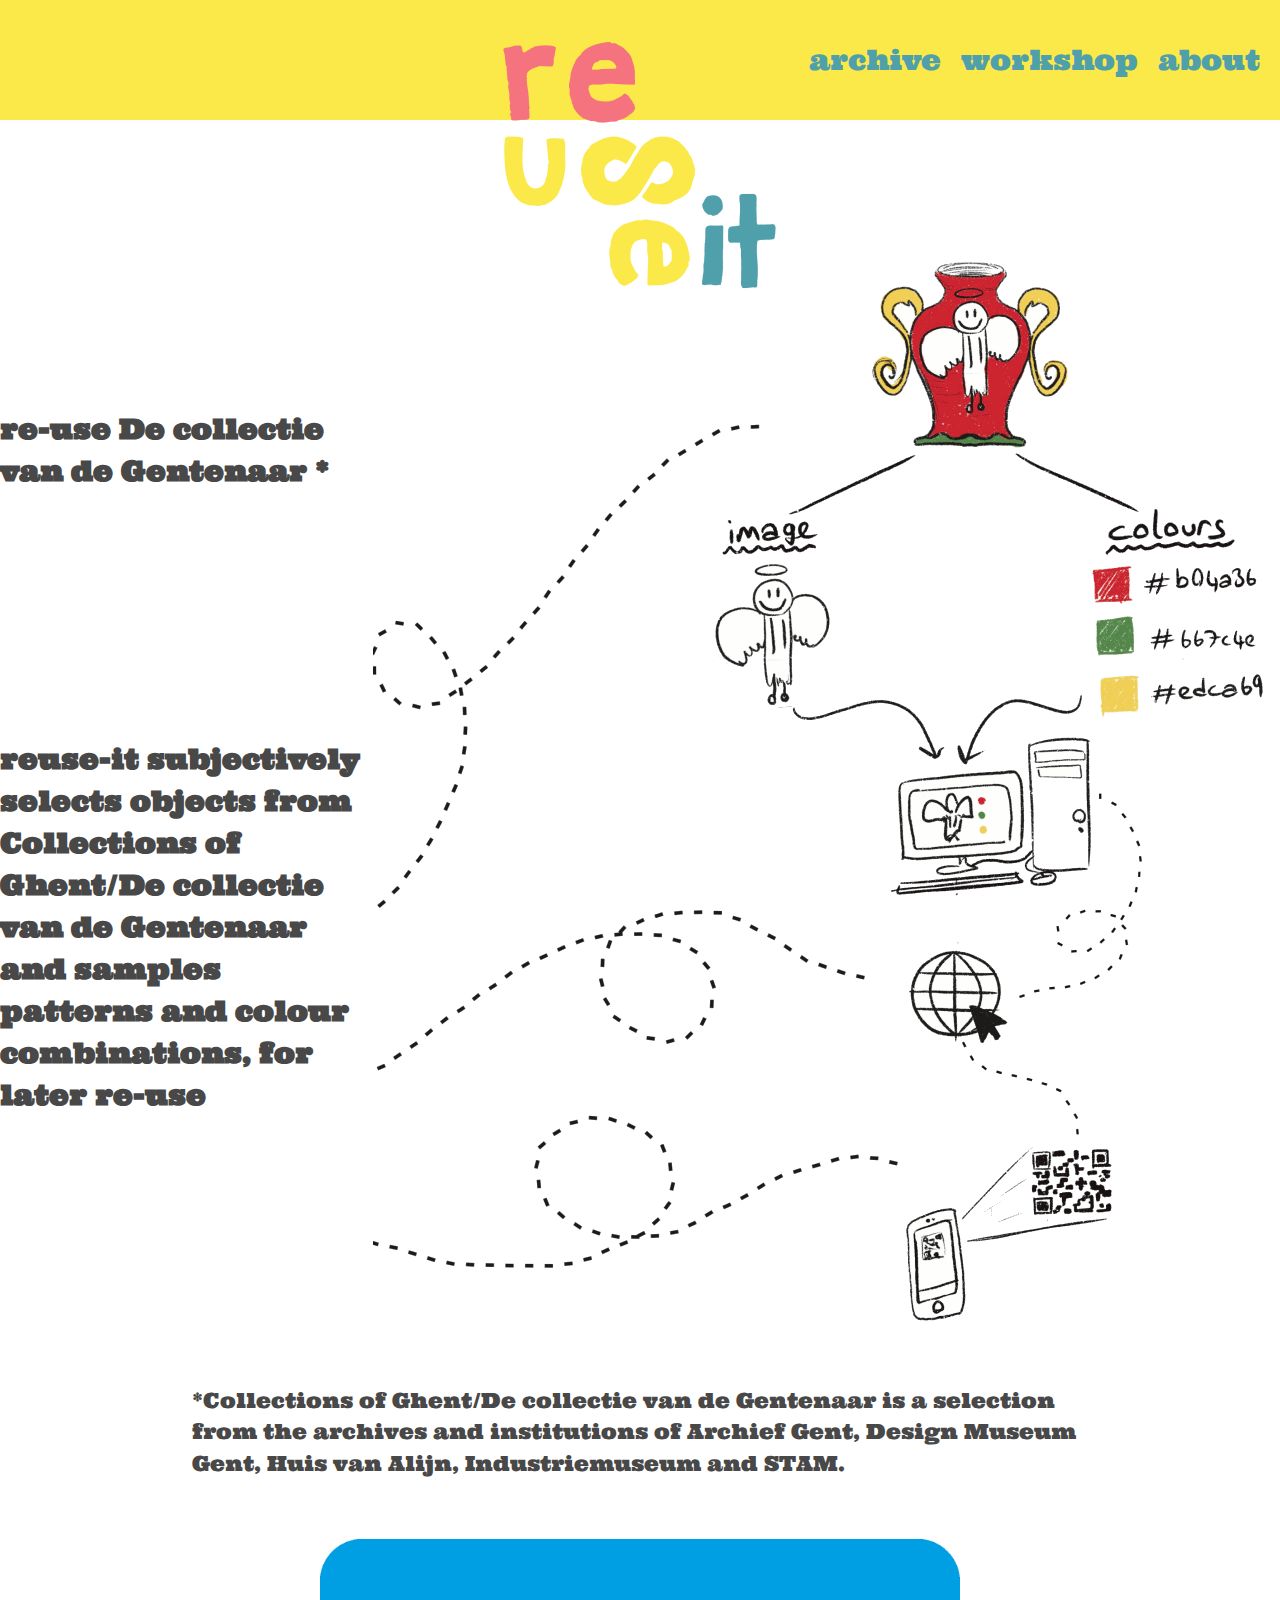
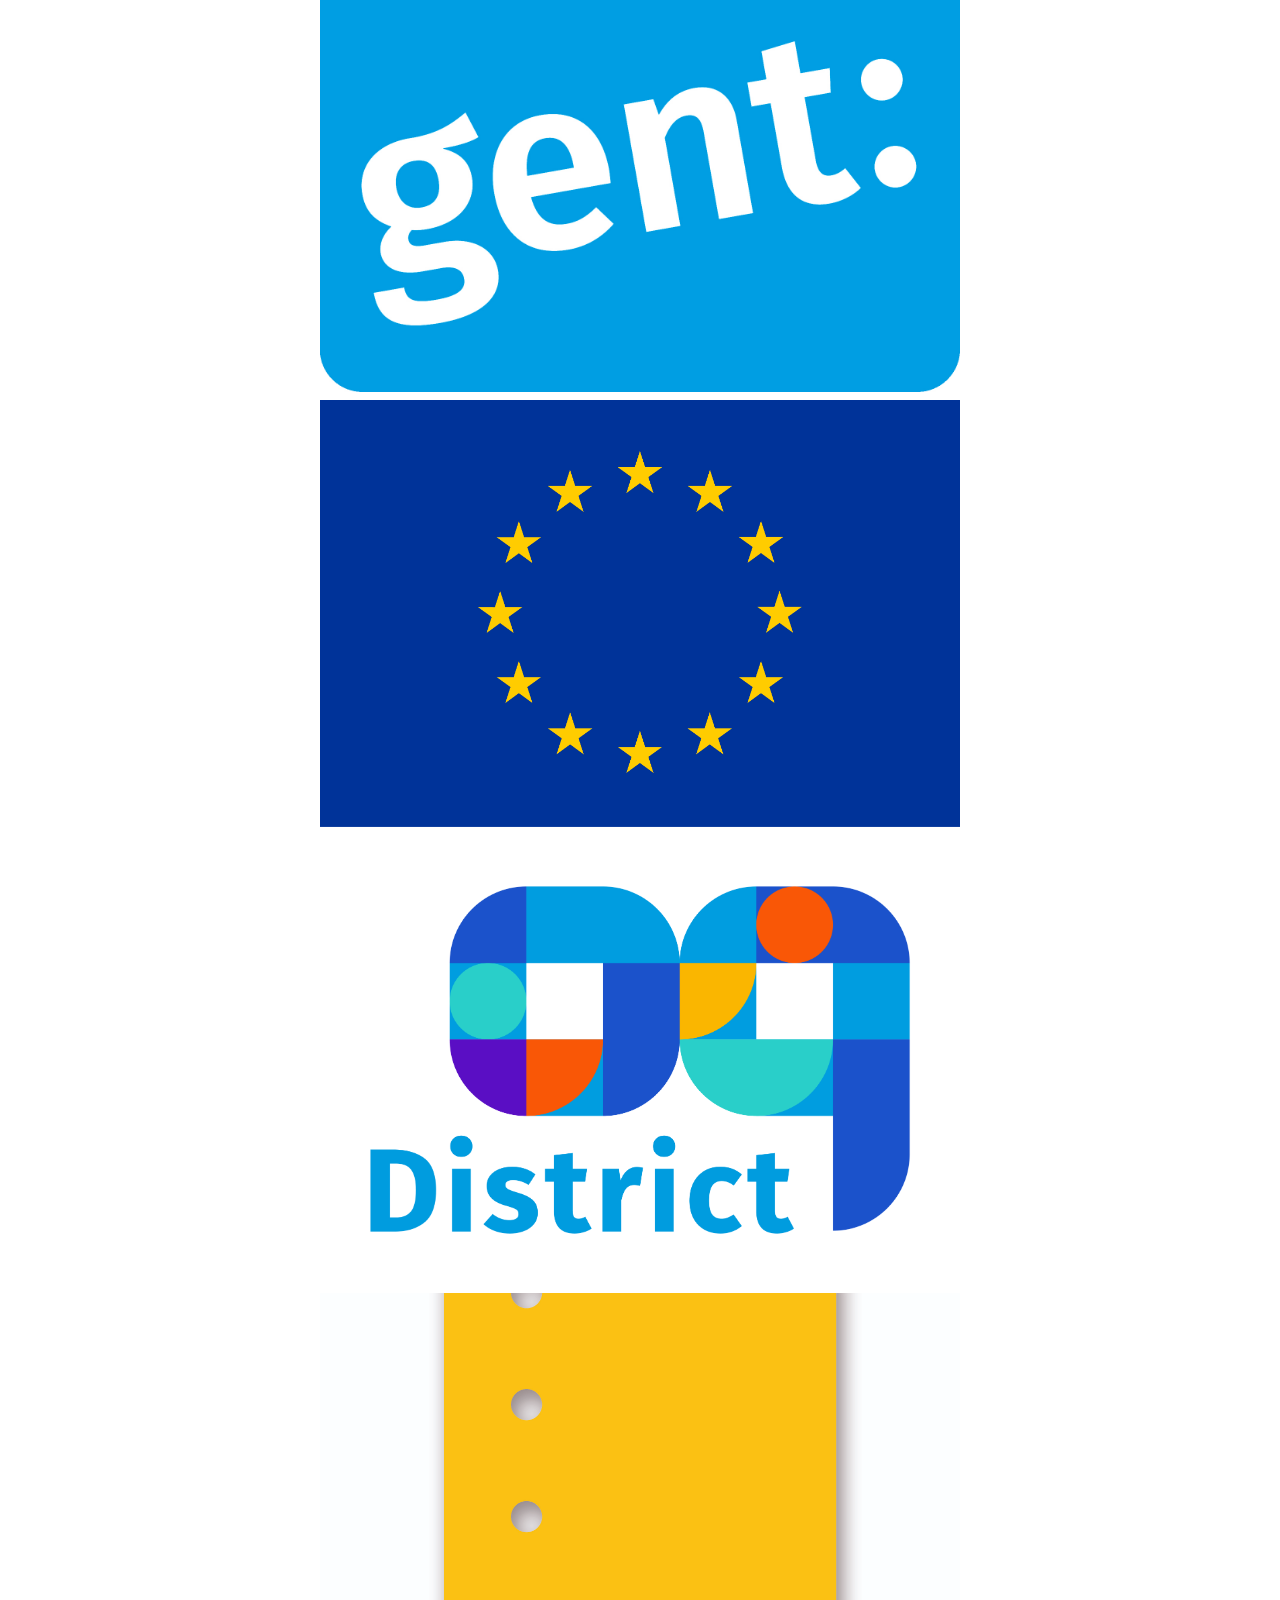
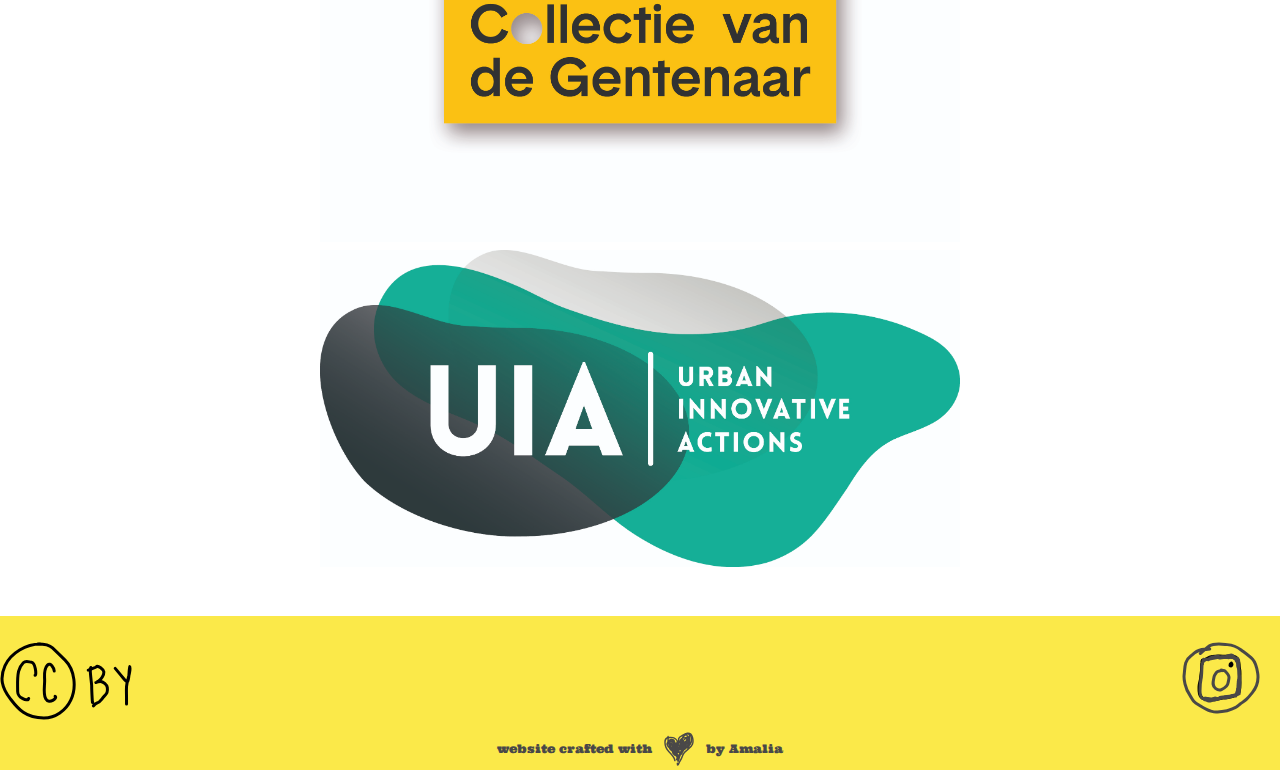
<file: index.html>
<!DOCTYPE html>
<html lang="en">
<head>
    <meta charset="UTF-8">
    <meta http-equiv="X-UA-Compatible" content="IE=edge">
    <meta name="viewport" content="width=device-width, initial-scale=1.0">
    <link href="https://cdn.jsdelivr.net/npm/bootstrap@5.0.2/dist/css/bootstrap.min.css" rel="stylesheet" integrity="sha384-EVSTQN3/azprG1Anm3QDgpJLIm9Nao0Yz1ztcQTwFspd3yD65VohhpuuCOmLASjC" crossorigin="anonymous">
    <link rel="stylesheet" href="./assets/style/style.css">
    <link href="https://fonts.googleapis.com/css2?family=Ultra&display=swap" rel="stylesheet"> 
    <script src="./assets/script/script.js" defer></script>
    <script src="https://cdn.jsdelivr.net/npm/bootstrap@5.0.2/dist/js/bootstrap.bundle.min.js" integrity="sha384-MrcW6ZMFYlzcLA8Nl+NtUVF0sA7MsXsP1UyJoMp4YLEuNSfAP+JcXn/tWtIaxVXM" crossorigin="anonymous" defer></script>
    <title>reuse-it</title>
</head>
<body>
    <header>
        <div class="container-md header-container">
            <div class="logo-container">
                <img id="reuseit-logo" src="./assets/img/reuse_it_logo.png" alt="reuse-it logo">
            </div>
            <nav>
                <a href="archive.html">archive</a>
                <!-- <a href="gallery.html">gallery</a> -->
                <a href="workshop.html">workshop</a>
                <a href="about.html">about</a>
            </nav>
        </div> 
    </header>

    <section class="container-md pictogram-section">
        <div class="pictogram-container">
            <div class="pictogram-text">
                <h1>re-use De collectie van de Gentenaar *</h1>
                <h2>
                    reuse-it subjectively selects 
                    objects from Collections of Ghent/De collectie van de Gentenaar and samples 
                    patterns and colour combinations, for later re-use
                </h2>
            </div>
            <div class="pictogram">
                <img id="pictogram-item" src="./assets/img/about_pictogram_trans.png" alt="about reuse-it">
            </div>
        </div>
    </section>

    <section>
        <div class="container-md text-center collections_text">
            <p>
                *Collections of Ghent/De collectie van de Gentenaar is a selection 
                from the archives and institutions of Archief Gent, Design Museum Gent, 
                Huis van Alijn, Industriemuseum and STAM.
            </p>
        </div>
    </section>

    <section class="container logos-container">
        <div class="row justify-content-center">
            <div class="col-sm-4 col-lg-2">
                <img class="logos" src="./assets/img/Logo_s_Cocreatiefonds_Cogent/18_LOGO_GENT_CORPORATE_CYAAN_300DPIkopiekopie.jpg" alt="">
            </div>
            <div class="col-sm-4 col-lg-2">
                <img class="logos" src="./assets/img/Logo_s_Cocreatiefonds_Cogent/flag_yellow_high.jpg" alt="">
            </div>
            <div class="col-sm-4 col-lg-2">
                <img class="logos" src="./assets/img/Logo_s_Cocreatiefonds_Cogent/Kopie van district09-logo-rgb-kleur@2x-metrand.png" alt="">
            </div>
            <div class="col-sm-4 col-lg-2">
                <img class="logos" src="./assets/img/Logo_s_Cocreatiefonds_Cogent/Kopie van Logo_CollectievandeGentenaar.jpg" alt="">
            </div>
            <div class="col-sm-4 col-lg-2">
                <img class="logos" src="./assets/img/Logo_s_Cocreatiefonds_Cogent/UIA logo.jpg" alt="">
            </div>
        </div>
    </section>
    
    <footer>
        <div class="container-md footer-items">
            <div class="copy-rights">
                <img src="./assets/img/cc-by.svg" alt="cc by rights">
            </div>
            <div class="social-media">
                <a href="https://www.instagram.com/reuseit.gent/" target="_blank">
                    <img src="./assets/img/instagram-icon.svg" alt="instagram logo">
                </a>
                <!-- <img src="./assets/img/facebook-icon.svg" alt="facebook logo"> -->
            </div>
        </div>
        <div class="container-md mt-5  pb-2 website-by">
            <p>website crafted with </p>
            <img src="./assets/img/corazon.svg" alt="heart icon">
            <p>by Amalia</p>
        </div>
    </footer>
</body>
</html>
</file>
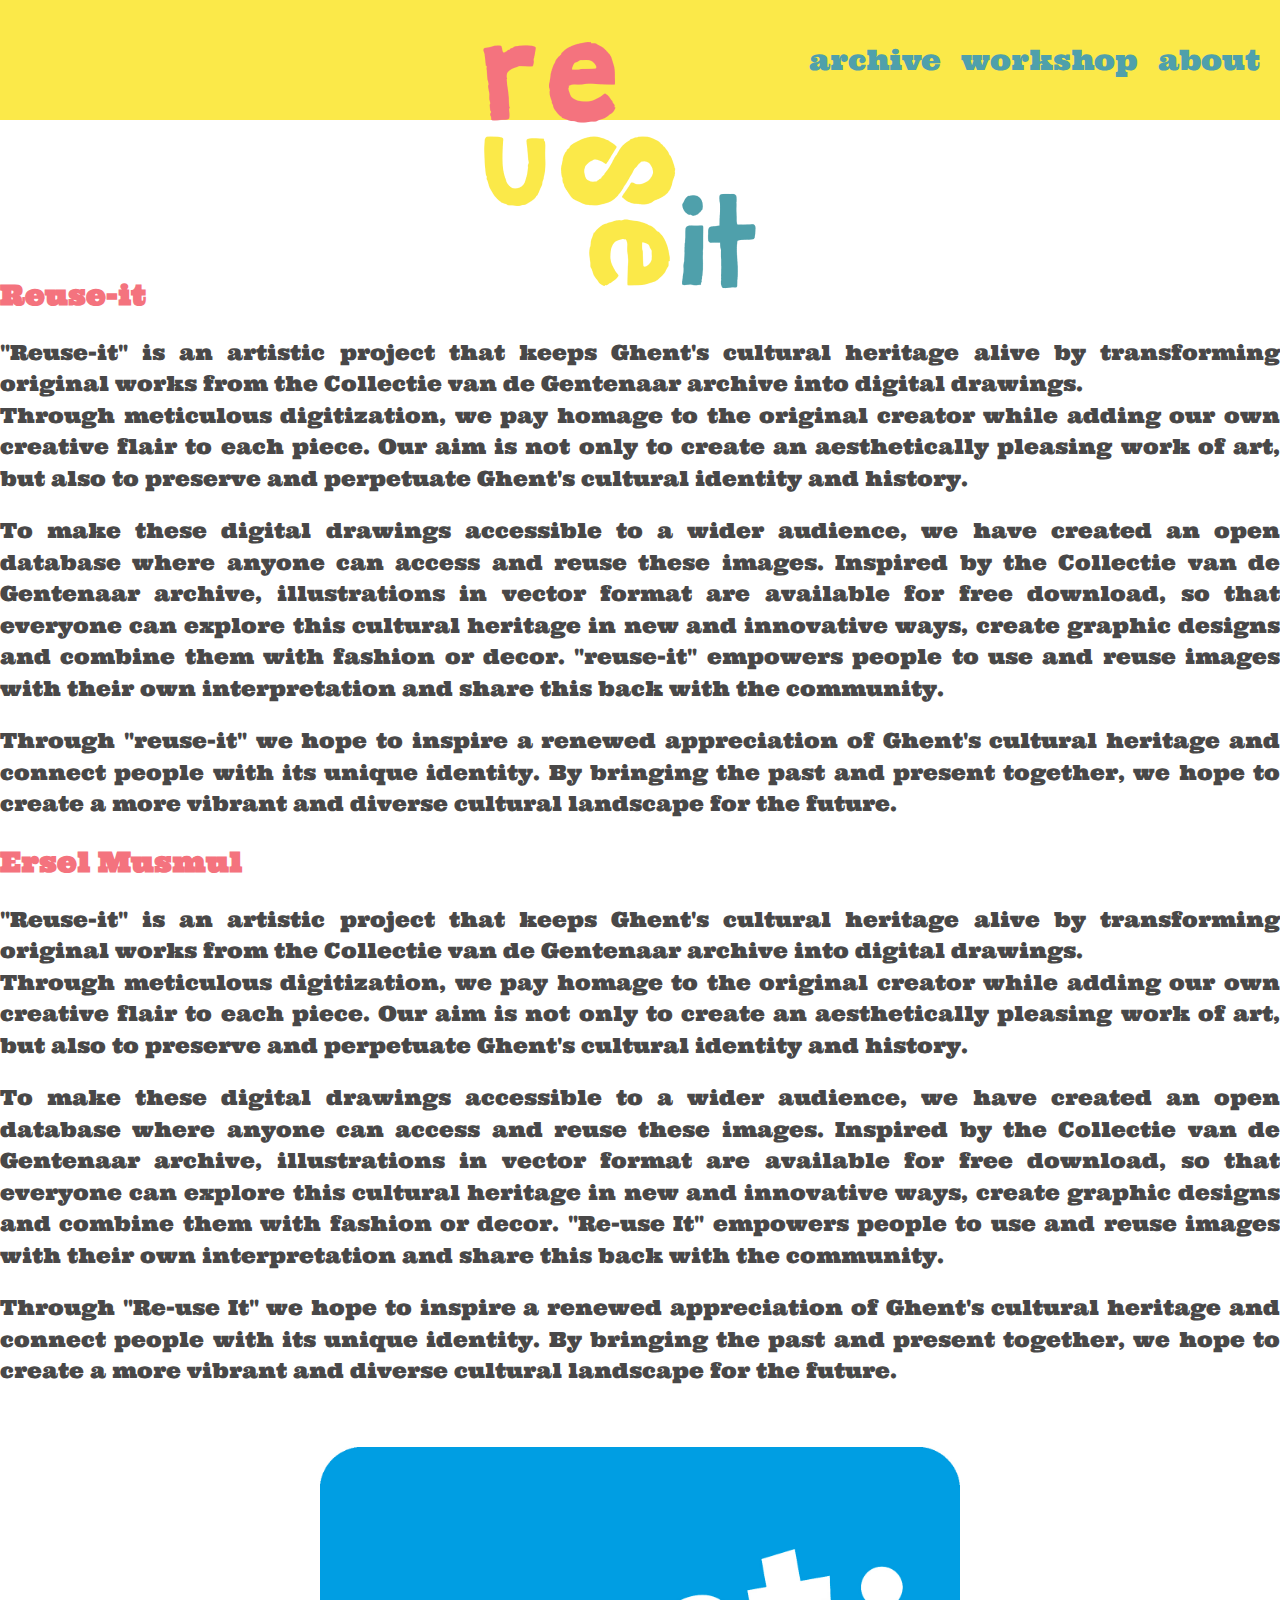
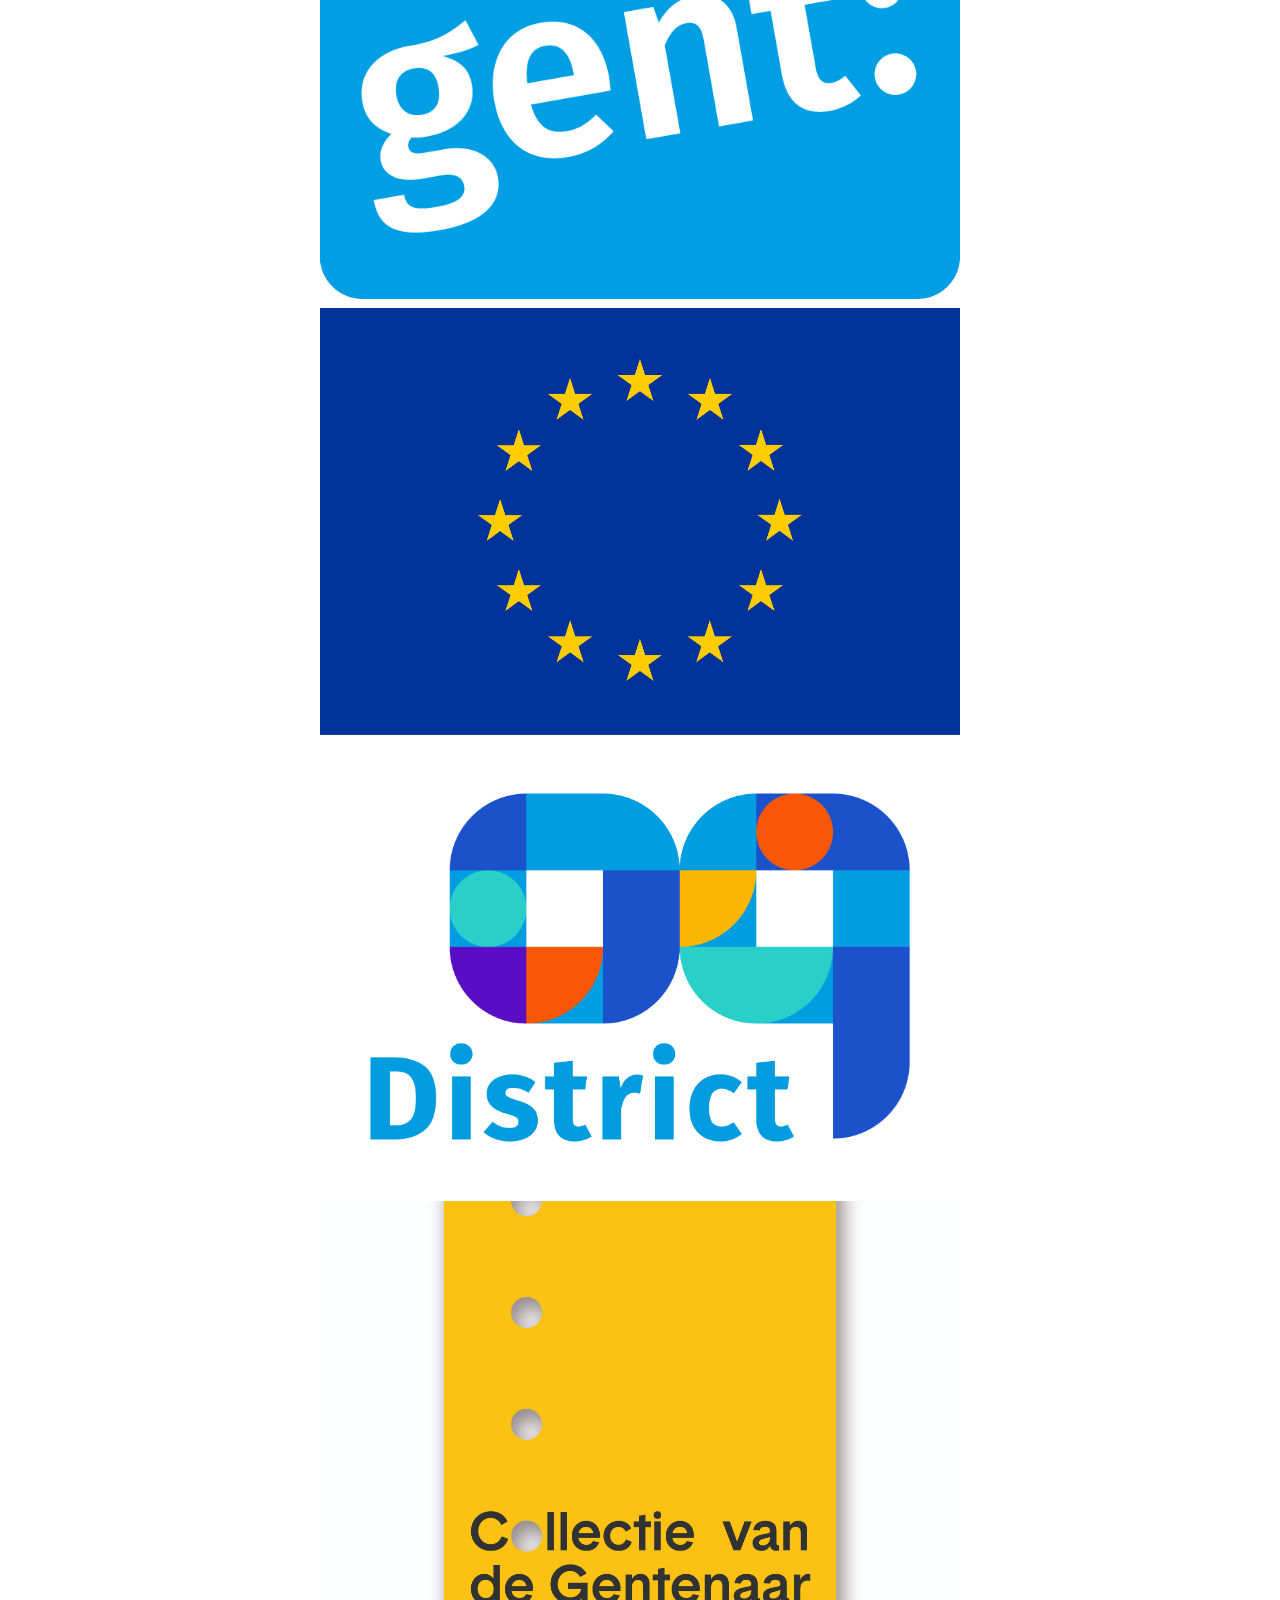
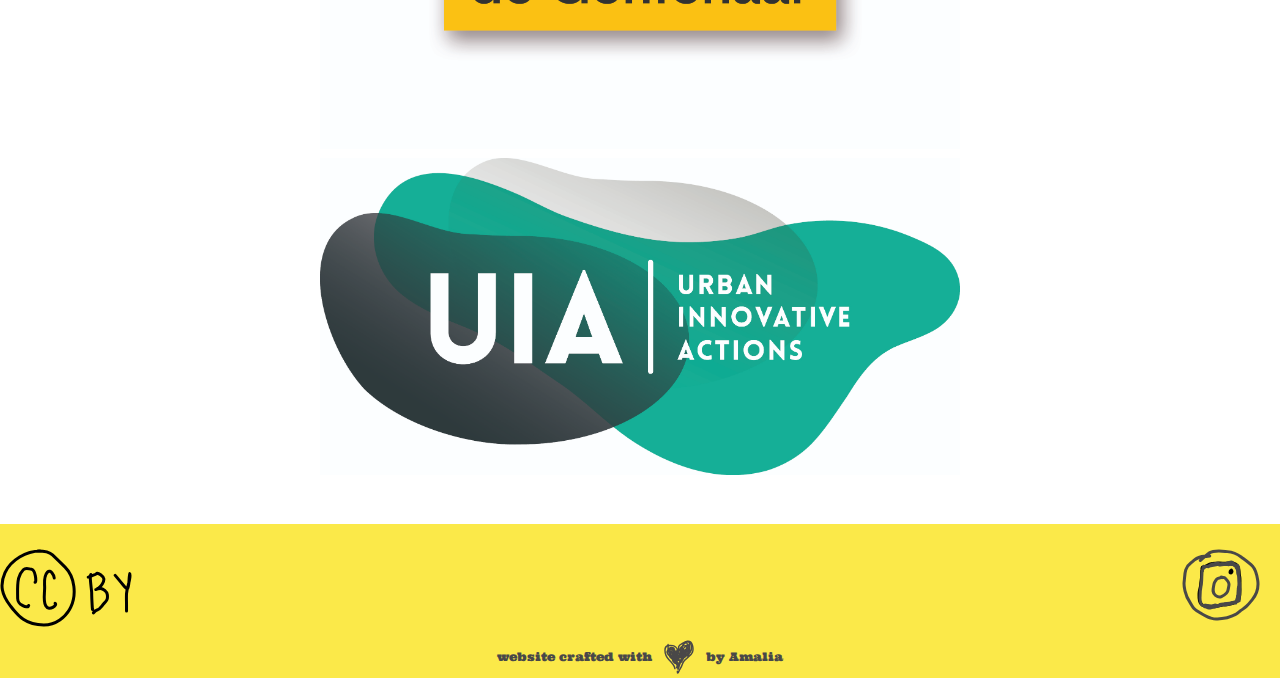
<file: about.html>
<!DOCTYPE html>
<html lang="en">
<head>
    <meta charset="UTF-8">
    <meta http-equiv="X-UA-Compatible" content="IE=edge">
    <meta name="viewport" content="width=device-width, initial-scale=1.0">
    <link href="https://cdn.jsdelivr.net/npm/bootstrap@5.0.2/dist/css/bootstrap.min.css" rel="stylesheet" integrity="sha384-EVSTQN3/azprG1Anm3QDgpJLIm9Nao0Yz1ztcQTwFspd3yD65VohhpuuCOmLASjC" crossorigin="anonymous">
    <link rel="stylesheet" href="./assets/style/style.css">
    <link href="https://fonts.googleapis.com/css2?family=Ultra&display=swap" rel="stylesheet"> 
    <script src="./assets/script/script.js" defer></script>
    <script src="https://cdn.jsdelivr.net/npm/bootstrap@5.0.2/dist/js/bootstrap.bundle.min.js" integrity="sha384-MrcW6ZMFYlzcLA8Nl+NtUVF0sA7MsXsP1UyJoMp4YLEuNSfAP+JcXn/tWtIaxVXM" crossorigin="anonymous" defer></script>
    <title>reuse-it</title>
</head>
<body>
    <header>
        <div class="container-md header-container">
            <div class="logo-container">
                <a href="index.html">
                    <img id="reuseit-logo" src="./assets/img/reuse_it_logo.png" alt="reuse-it logo">
                </a>
            </div>
            <nav>
                <a href="archive.html">archive</a>
                <!-- <a href="gallery.html">gallery</a> -->
                <a href="workshop.html">workshop</a>
                <a href="about.html">about</a>
            </nav>
        </div> 
    </header>
    <section class="container-intro-txt">
        <div class="container mb-5 mt-5 intro-txt">
            <h1>Reuse-it</h1>
            <p>
                "Reuse-it" is an artistic project that keeps Ghent's cultural heritage alive by transforming original works from the 
                Collectie van de Gentenaar archive into digital drawings.<br> 
                Through meticulous digitization, we pay homage to the original creator while adding our own 
                creative flair to each piece. Our aim is not only to create an aesthetically pleasing work of art, 
                but also to preserve and perpetuate Ghent's cultural identity and history.
            </p>
            <p>
                To make these digital drawings accessible to a wider audience, 
                we have created an open database where anyone can access and reuse these images. 
                Inspired by the Collectie van de Gentenaar archive, illustrations in vector format are available for free download, 
                so that everyone can explore this cultural heritage in new and innovative ways, create graphic designs and combine them with fashion or decor. 
                "reuse-it" empowers people to use and reuse images with their own interpretation and share this back with the community.
            </p>
            <p>
                Through "reuse-it" we hope to inspire a renewed appreciation of Ghent's cultural 
                heritage and connect people with its unique identity. 
                By bringing the past and present together, we hope to create a more vibrant and diverse cultural landscape for the future.
            </p>
        </div>
        <div class="container mb-5 mt-5 intro-txt">
            <h1>Ersel Musmul</h1>
            <p>
                "Reuse-it" is an artistic project that keeps Ghent's cultural heritage alive by transforming original works from the 
                Collectie van de Gentenaar archive into digital drawings.<br> 
                Through meticulous digitization, we pay homage to the original creator while adding our own 
                creative flair to each piece. Our aim is not only to create an aesthetically pleasing work of art, 
                but also to preserve and perpetuate Ghent's cultural identity and history.
            </p>
            <p>
                To make these digital drawings accessible to a wider audience, 
                we have created an open database where anyone can access and reuse these images. 
                Inspired by the Collectie van de Gentenaar archive, illustrations in vector format are available for free download, 
                so that everyone can explore this cultural heritage in new and innovative ways, create graphic designs and combine them with fashion or decor. 
                "Re-use It" empowers people to use and reuse images with their own interpretation and share this back with the community.
            </p>
            <p>
                Through "Re-use It" we hope to inspire a renewed appreciation of Ghent's cultural 
                heritage and connect people with its unique identity. 
                By bringing the past and present together, we hope to create a more vibrant and diverse cultural landscape for the future.
            </p>
        </div>
    </section>

    <section class="container logos-container">
        <div class="row justify-content-center">
            <div class="col-sm-4 col-lg-2">
                <img class="logos" src="./assets/img/Logo_s_Cocreatiefonds_Cogent/18_LOGO_GENT_CORPORATE_CYAAN_300DPIkopiekopie.jpg" alt="">
            </div>
            <div class="col-sm-4 col-lg-2">
                <img class="logos" src="./assets/img/Logo_s_Cocreatiefonds_Cogent/flag_yellow_high.jpg" alt="">
            </div>
            <div class="col-sm-4 col-lg-2">
                <img class="logos" src="./assets/img/Logo_s_Cocreatiefonds_Cogent/Kopie van district09-logo-rgb-kleur@2x-metrand.png" alt="">
            </div>
            <div class="col-sm-4 col-lg-2">
                <img class="logos" src="./assets/img/Logo_s_Cocreatiefonds_Cogent/Kopie van Logo_CollectievandeGentenaar.jpg" alt="">
            </div>
            <div class="col-sm-4 col-lg-2">
                <img class="logos" src="./assets/img/Logo_s_Cocreatiefonds_Cogent/UIA logo.jpg" alt="">
            </div>
        </div>
    </section>
    
    <footer>
        <div class="container-md footer-items">
            <div class="social-media">
                <img src="./assets/img/cc-by.svg" alt="cc by rights">
            </div>
            <div class="social-media">
                <a href="https://www.instagram.com/reuseit.gent/">
                    <img src="./assets/img/instagram-icon.svg" alt="instagram logo">
                </a>
                <!-- <img src="/assets/img/facebook-icon.svg" alt="facebook logo"> -->
            </div>
        </div>
        <div class="container-md mt-5  pb-2 website-by">
            <p>website crafted with </p>
            <img src="./assets/img/corazon.svg" alt="heart icon">
            <p>by Amalia</p>
        </div>
    </footer>
</body>
</html>
</file>
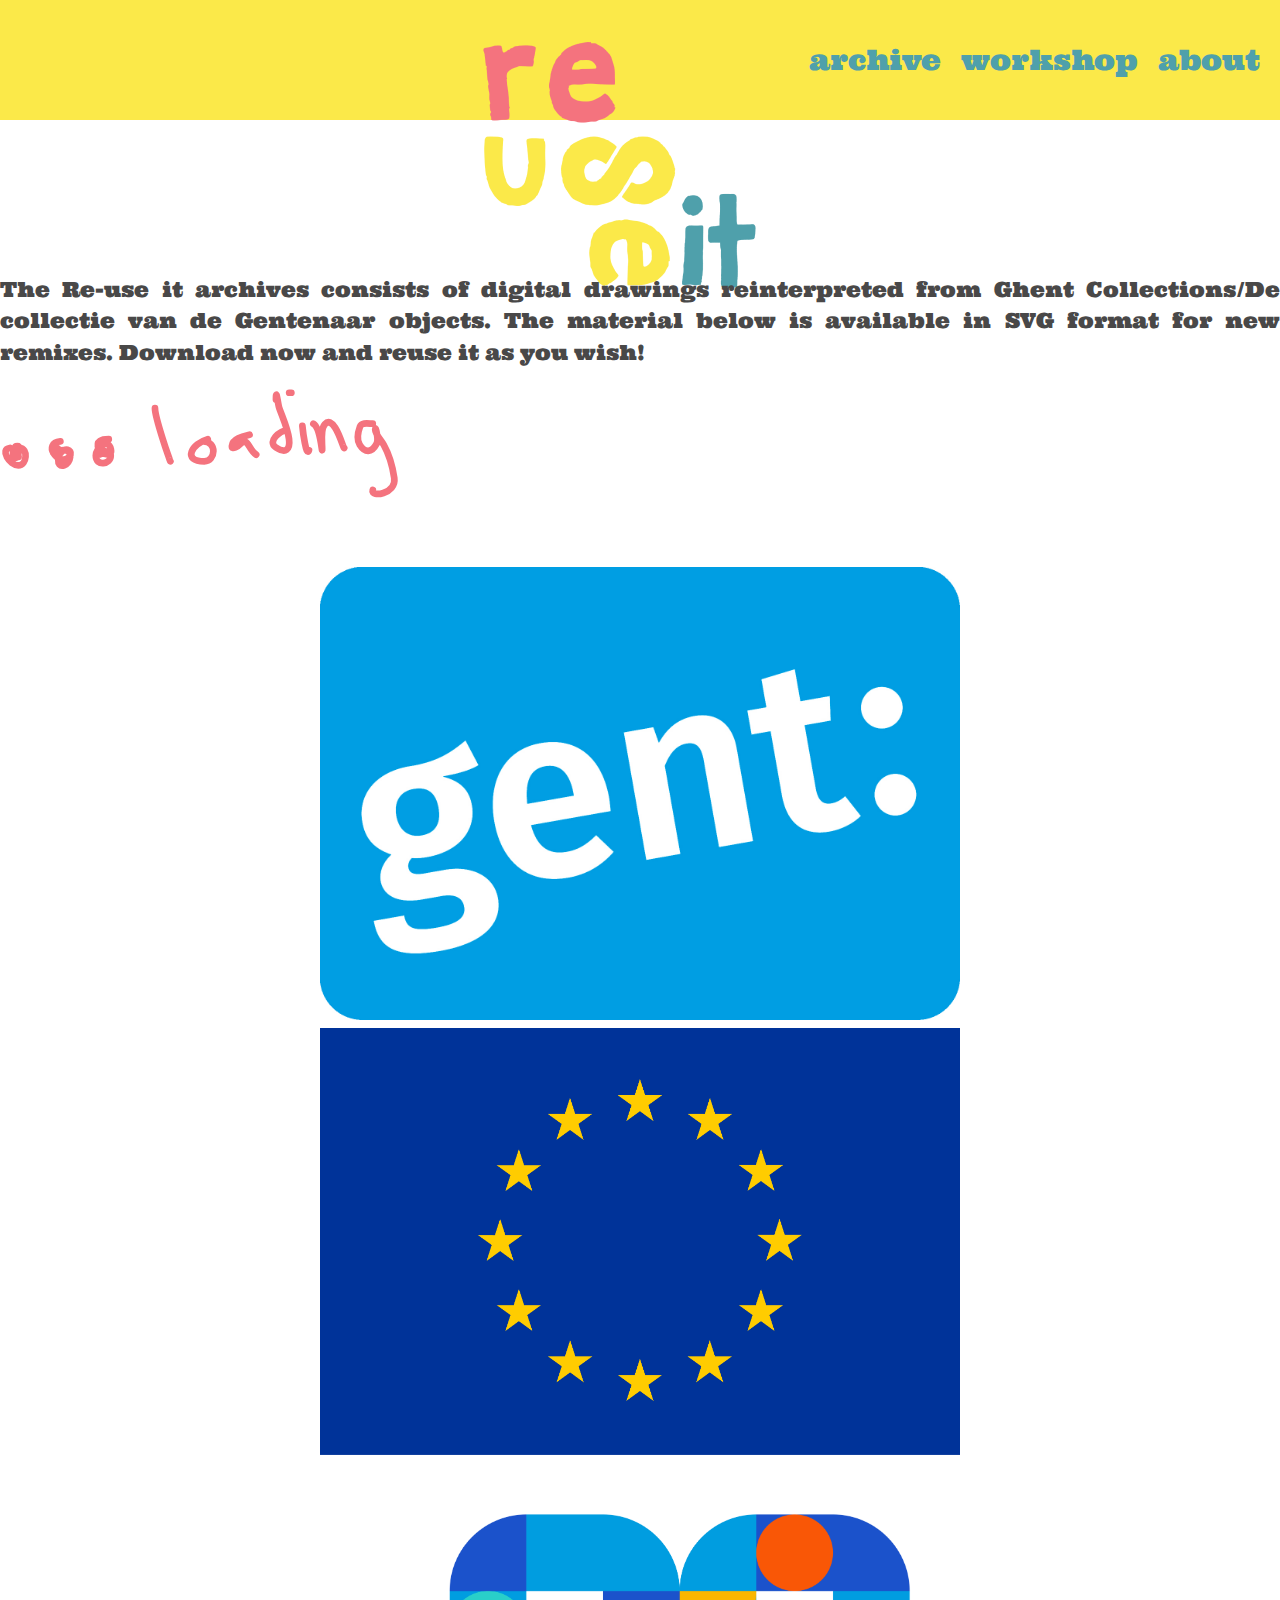
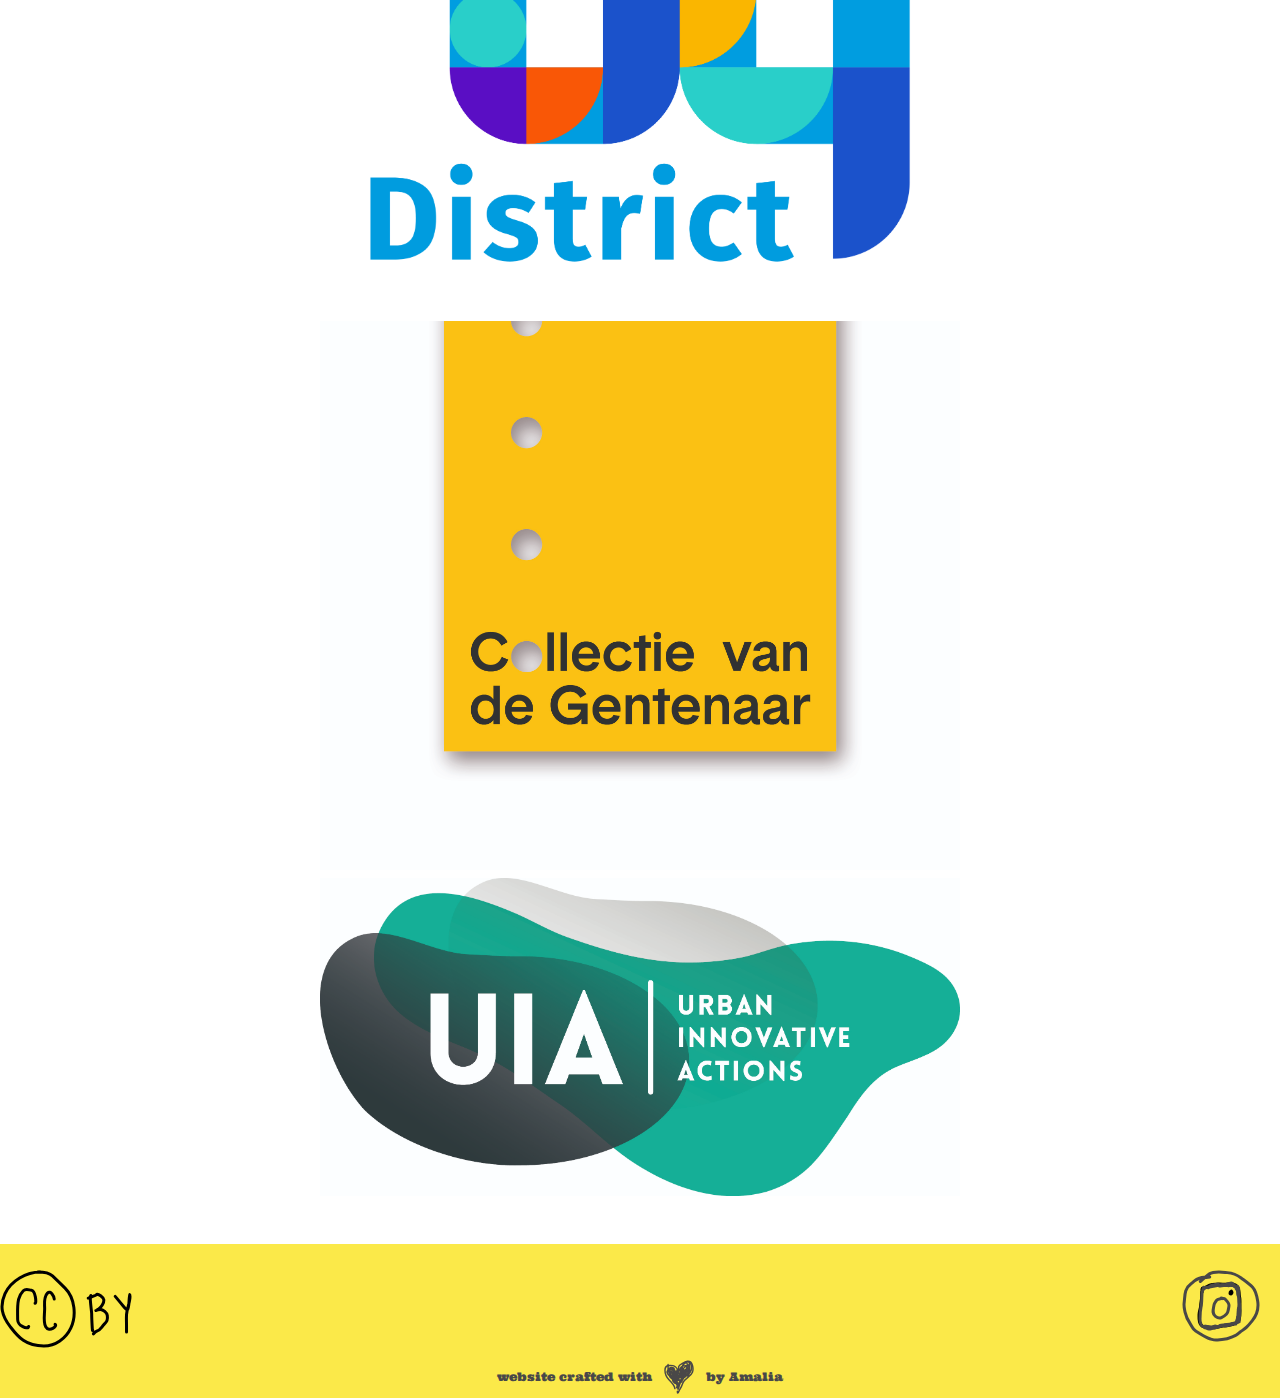
<file: archive.html>
<!DOCTYPE html>
<html lang="en">
<head>
    <meta charset="UTF-8">
    <meta http-equiv="X-UA-Compatible" content="IE=edge">
    <meta name="viewport" content="width=device-width, initial-scale=1.0">
    <link href="https://cdn.jsdelivr.net/npm/bootstrap@5.0.2/dist/css/bootstrap.min.css" rel="stylesheet" integrity="sha384-EVSTQN3/azprG1Anm3QDgpJLIm9Nao0Yz1ztcQTwFspd3yD65VohhpuuCOmLASjC" crossorigin="anonymous">
    <link rel="stylesheet" href="./assets/style/style.css">
    <link href="https://fonts.googleapis.com/css2?family=Ultra&display=swap" rel="stylesheet"> 
    <script src="./assets/script/script.js" defer></script>
    <script src="https://cdn.jsdelivr.net/npm/bootstrap@5.0.2/dist/js/bootstrap.bundle.min.js" integrity="sha384-MrcW6ZMFYlzcLA8Nl+NtUVF0sA7MsXsP1UyJoMp4YLEuNSfAP+JcXn/tWtIaxVXM" crossorigin="anonymous" defer></script>
    <title>reuse-it</title>
</head>
<body>
    <header>
        <div class="container header-container">
            <div class="logo-container">
                <a href="index.html">
                    <img id="reuseit-logo" src="./assets/img/reuse_it_logo.png" alt="reuse-it logo">
                </a>
            </div>
            <nav>
                <a href="archive.html">archive</a>
                <!-- <a href="gallery.html">gallery</a> -->
                <a href="workshop.html">workshop</a>
                <a href="about.html">about</a>
            </nav>
        </div> 
    </header>

    <section class="container-intro-txt">
        <div class="container intro-txt">
            <p class="mb-5">
                The Re-use it archives consists of digital drawings reinterpreted from Ghent Collections/De collectie van de Gentenaar objects. 
                The material below is available in SVG format for new remixes. Download now and reuse it as you wish!
            </p>
        </div>
        
    </section>

    
    <section>
        <div class="container">
            <div class="row main-archive-container">
                <img class="loading-img" src="./assets/img/loading.svg" alt="loading icon">
            </div>
        </div>
        <img id="topButton" src="./assets/img/scrollUp.svg" alt="top button">
    </section>


    <section class="container logos-container">
        <div class="row justify-content-center">
            <div class="col-sm-4 col-lg-2">
                <img class="logos" src="./assets/img/Logo_s_Cocreatiefonds_Cogent/18_LOGO_GENT_CORPORATE_CYAAN_300DPIkopiekopie.jpg" alt="">
            </div>
            <div class="col-sm-4 col-lg-2">
                <img class="logos" src="./assets/img/Logo_s_Cocreatiefonds_Cogent/flag_yellow_high.jpg" alt="">
            </div>
            <div class="col-sm-4 col-lg-2">
                <img class="logos" src="./assets/img/Logo_s_Cocreatiefonds_Cogent/Kopie van district09-logo-rgb-kleur@2x-metrand.png" alt="">
            </div>
            <div class="col-sm-4 col-lg-2">
                <img class="logos" src="./assets/img/Logo_s_Cocreatiefonds_Cogent/Kopie van Logo_CollectievandeGentenaar.jpg" alt="">
            </div>
            <div class="col-sm-4 col-lg-2">
                <img class="logos" src="./assets/img/Logo_s_Cocreatiefonds_Cogent/UIA logo.jpg" alt="">
            </div>
        </div>
    </section>
    
    <footer>
        <div class="container-lg footer-items">
            <div class="social-media">
                <img src="./assets/img/cc-by.svg" alt="cc by rights">
            </div>
            <div class="social-media">
                <a href="https://www.instagram.com/reuseit.gent/" target="_blank">
                    <img src="./assets/img/instagram-icon.svg" alt="instagram logo">
                </a>
                <!-- <img src="/assets/img/facebook-icon.svg" alt="facebook logo"> -->
            </div>
        </div>
        <div class="container-md mt-5  pb-2 website-by">
            <p>website crafted with </p>
            <img src="./assets/img/corazon.svg" alt="heart icon">
            <p>by Amalia</p>
        </div>
    </footer>

</body>
</html>
</file>
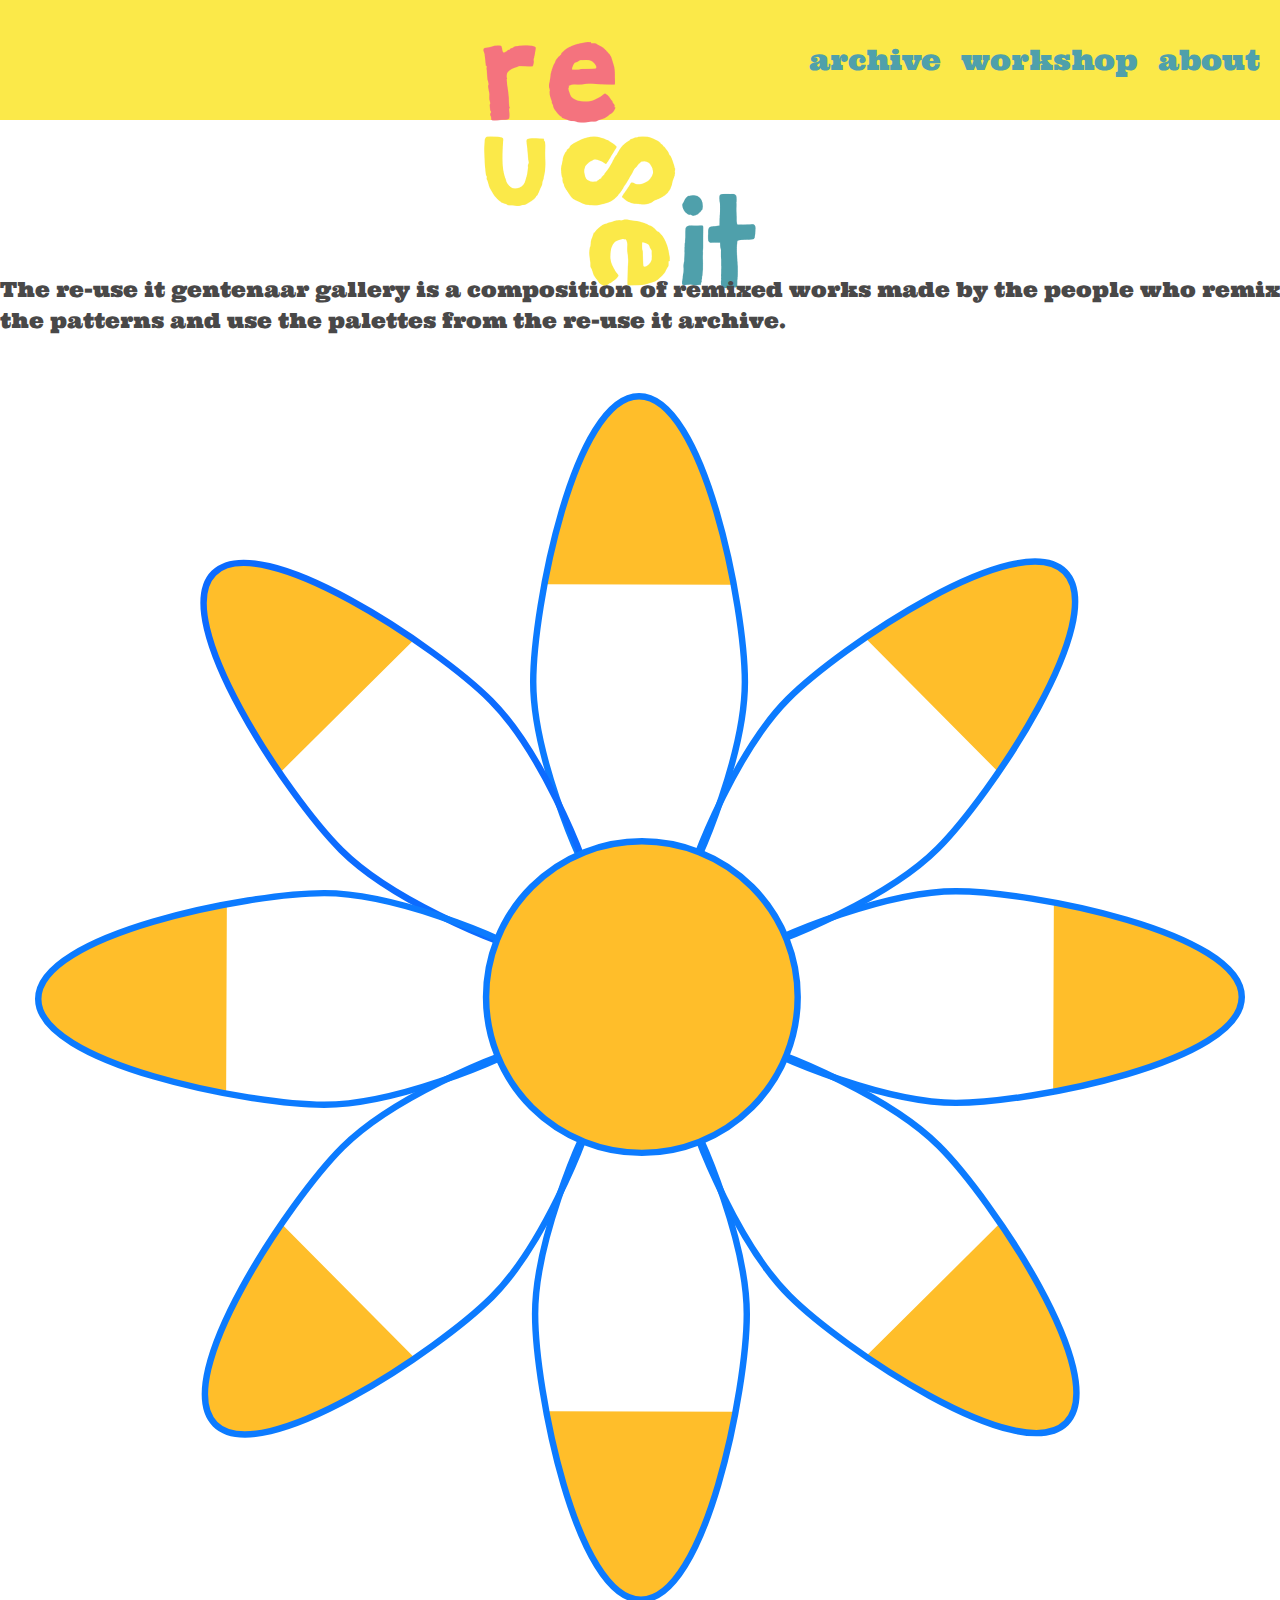
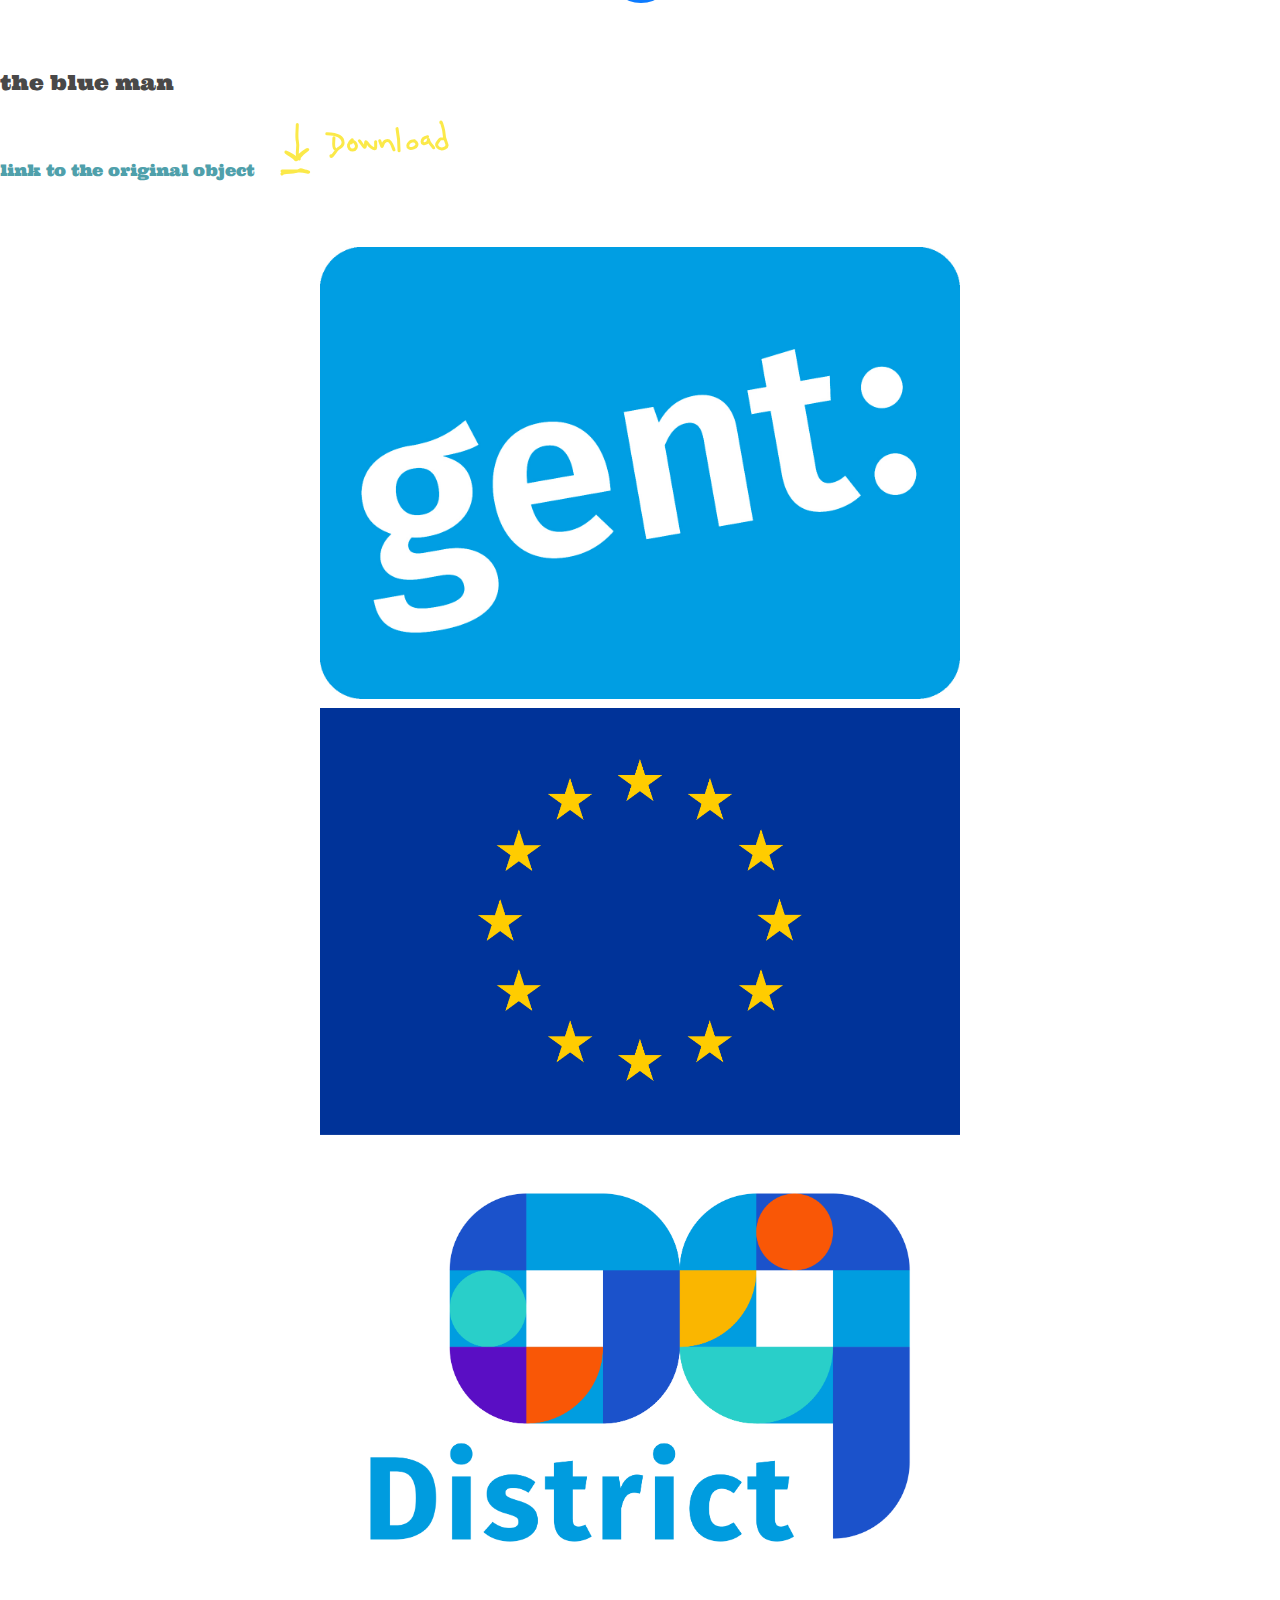
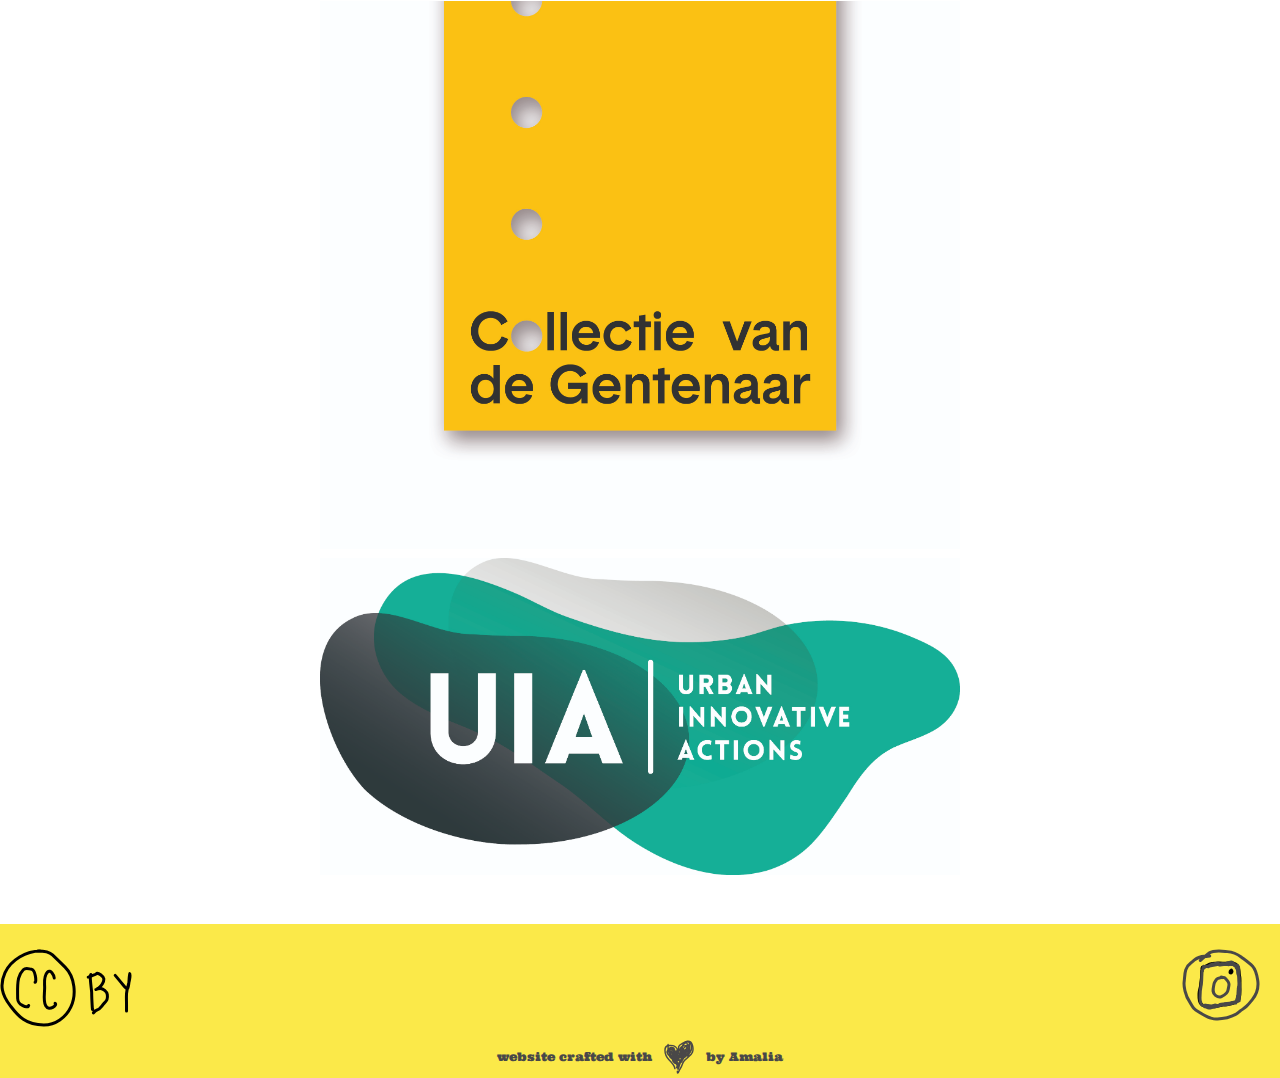
<file: gallery.html>
<!DOCTYPE html>
<html lang="en">
<head>
    <meta charset="UTF-8">
    <meta http-equiv="X-UA-Compatible" content="IE=edge">
    <meta name="viewport" content="width=device-width, initial-scale=1.0">
    <link href="https://cdn.jsdelivr.net/npm/bootstrap@5.0.2/dist/css/bootstrap.min.css" rel="stylesheet" integrity="sha384-EVSTQN3/azprG1Anm3QDgpJLIm9Nao0Yz1ztcQTwFspd3yD65VohhpuuCOmLASjC" crossorigin="anonymous">
    <link rel="stylesheet" href="./assets/style/style.css">
    <link href="https://fonts.googleapis.com/css2?family=Ultra&display=swap" rel="stylesheet"> 
    <script src="./assets/script/script.js" defer></script>
    <script src="https://cdn.jsdelivr.net/npm/bootstrap@5.0.2/dist/js/bootstrap.bundle.min.js" integrity="sha384-MrcW6ZMFYlzcLA8Nl+NtUVF0sA7MsXsP1UyJoMp4YLEuNSfAP+JcXn/tWtIaxVXM" crossorigin="anonymous" defer></script>
    <title>reuse-it</title>
</head>
<body>
    <header>
        <div class="container-md header-container">
            <div class="logo-container">
                <a href="index.html">
                    <img id="reuseit-logo" src="./assets/img/reuse_it_logo.png" alt="reuse-it logo">
                </a>
            </div>
            <nav>
                <a href="archive.html">archive</a>
                <!-- <a href="gallery.html">gallery</a> -->
                <a href="workshop.html">workshop</a>
                <a href="about.html">about</a>
            </nav>
        </div> 
    </header>
    <section class="container-intro-txt">
        <div class="container intro-txt">
            <p>
                The re-use it gentenaar gallery is a composition of remixed works made 
                by the people who remix the patterns and use the palettes from the re-use it archive. 
            </p>
        </div> 
    </section>

    <section class="main-gallery-container">
        <div class="container">
            <div class="row">
                <div class="col-sm-4 col-lg-4">
                    <img src="./assets/img/bloem.svg" alt="bloem flower">
                    <div class="text-center">
                        <p>the blue man</p>
                        <a class="archive-link" href="https://data.collectie.gent/entity/industriemuseum:V01233" target="_blank">link to the original object</a>
                        <a href="./assets/img/koffie.jpg" download>
                            <img class="mt-4" src="./assets/img/downloadIcon.svg" alt="download icon">
                        </a>
                    </div>
                </div>
            </div>
        </div>

    </section>

    <section class="container logos-container">
        <div class="row justify-content-center">
            <div class="col-sm-4 col-lg-2">
                <img class="logos" src="./assets/img/Logo_s_Cocreatiefonds_Cogent/18_LOGO_GENT_CORPORATE_CYAAN_300DPIkopiekopie.jpg" alt="">
            </div>
            <div class="col-sm-4 col-lg-2">
                <img class="logos" src="./assets/img/Logo_s_Cocreatiefonds_Cogent/flag_yellow_high.jpg" alt="">
            </div>
            <div class="col-sm-4 col-lg-2">
                <img class="logos" src="./assets/img/Logo_s_Cocreatiefonds_Cogent/Kopie van district09-logo-rgb-kleur@2x-metrand.png" alt="">
            </div>
            <div class="col-sm-4 col-lg-2">
                <img class="logos" src="./assets/img/Logo_s_Cocreatiefonds_Cogent/Kopie van Logo_CollectievandeGentenaar.jpg" alt="">
            </div>
            <div class="col-sm-4 col-lg-2">
                <img class="logos" src="./assets/img/Logo_s_Cocreatiefonds_Cogent/UIA logo.jpg" alt="">
            </div>
        </div>
    </section>
    
    <footer>
        <div class="container-md footer-items">
            <div class="social-media">
                <img src="./assets/img/cc-by.svg" alt="cc by rights">
            </div>
            <div class="social-media">
                <a href="https://www.instagram.com/reuseit.gent/" target="_blank">
                    <img src="./assets/img/instagram-icon.svg" alt="instagram logo">
                </a>
                <!-- <img src="/assets/img/facebook-icon.svg" alt="facebook logo"> -->
            </div>
        </div>
        <div class="container-md mt-5  pb-2 website-by">
            <p>website crafted with </p>
            <img src="./assets/img/corazon.svg" alt="heart icon">
            <p>by Amalia</p>
        </div>
    </footer>
</body>
</html>
</file>
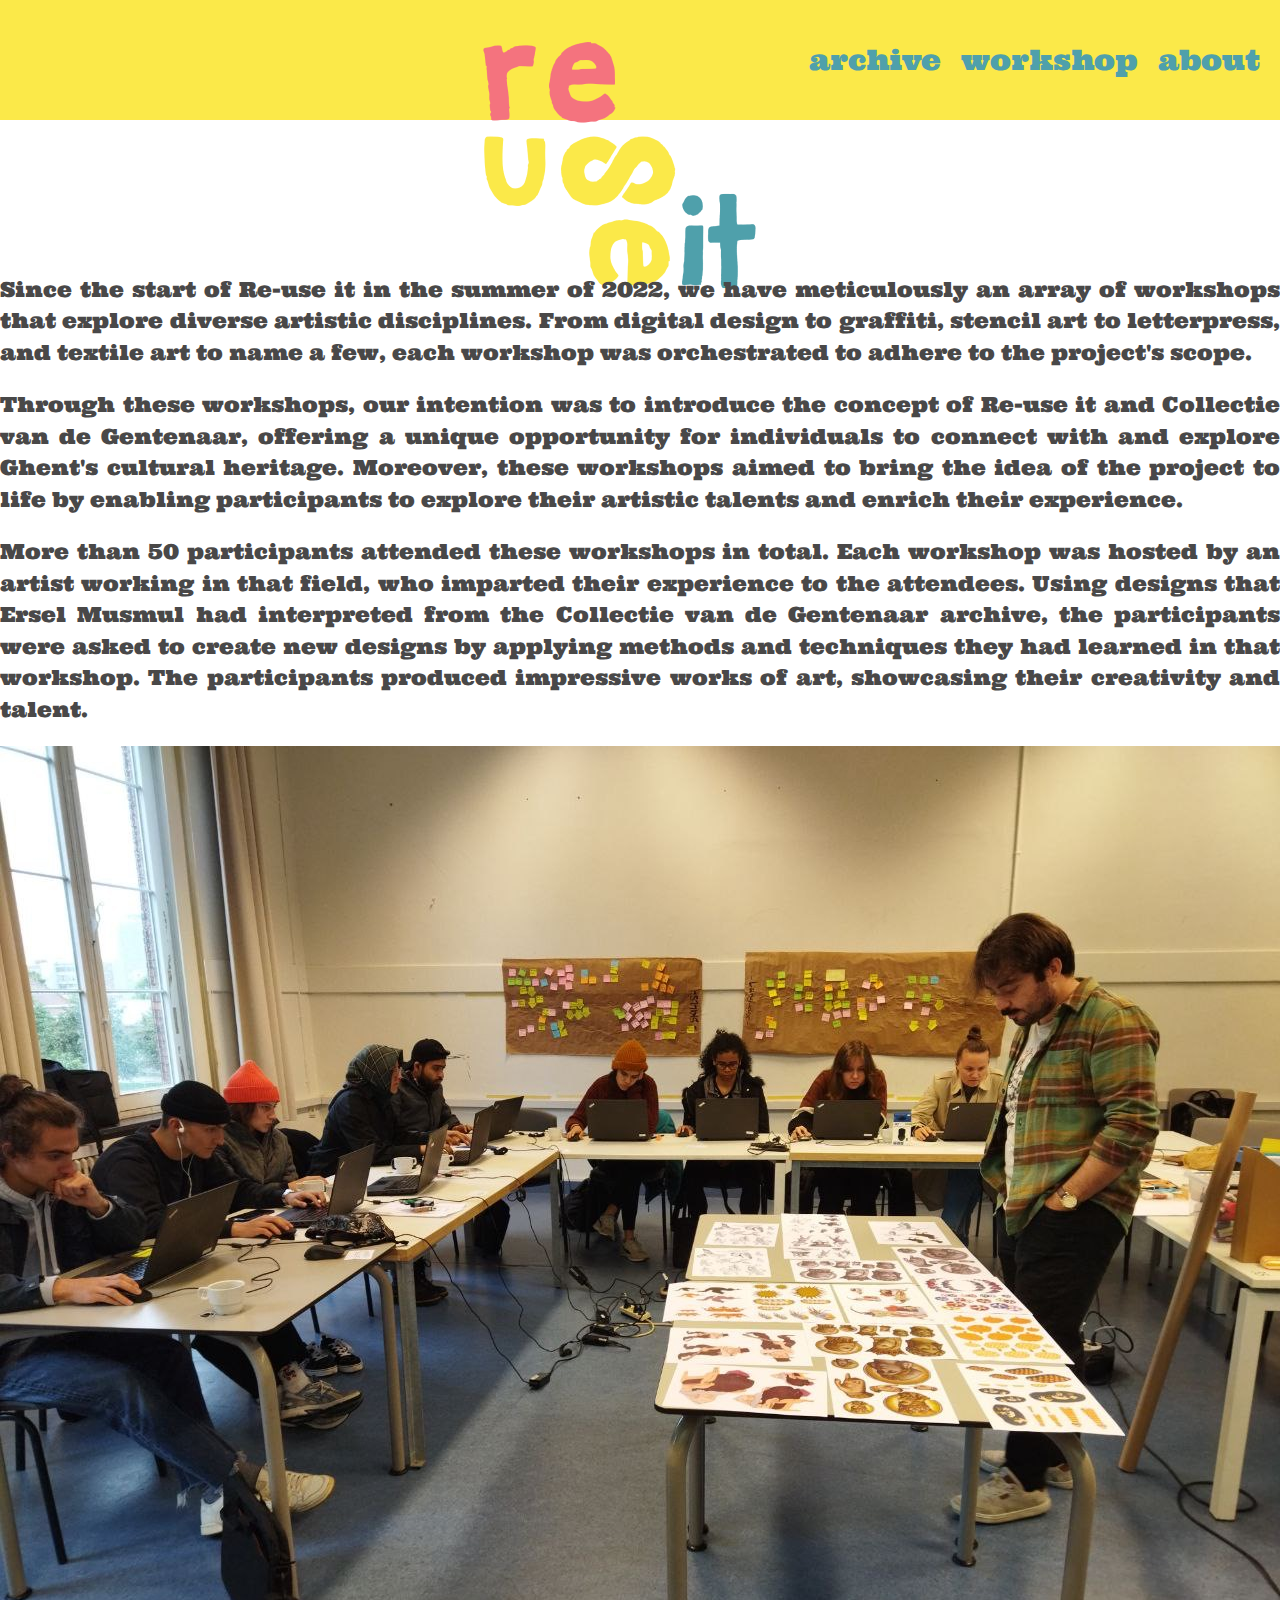
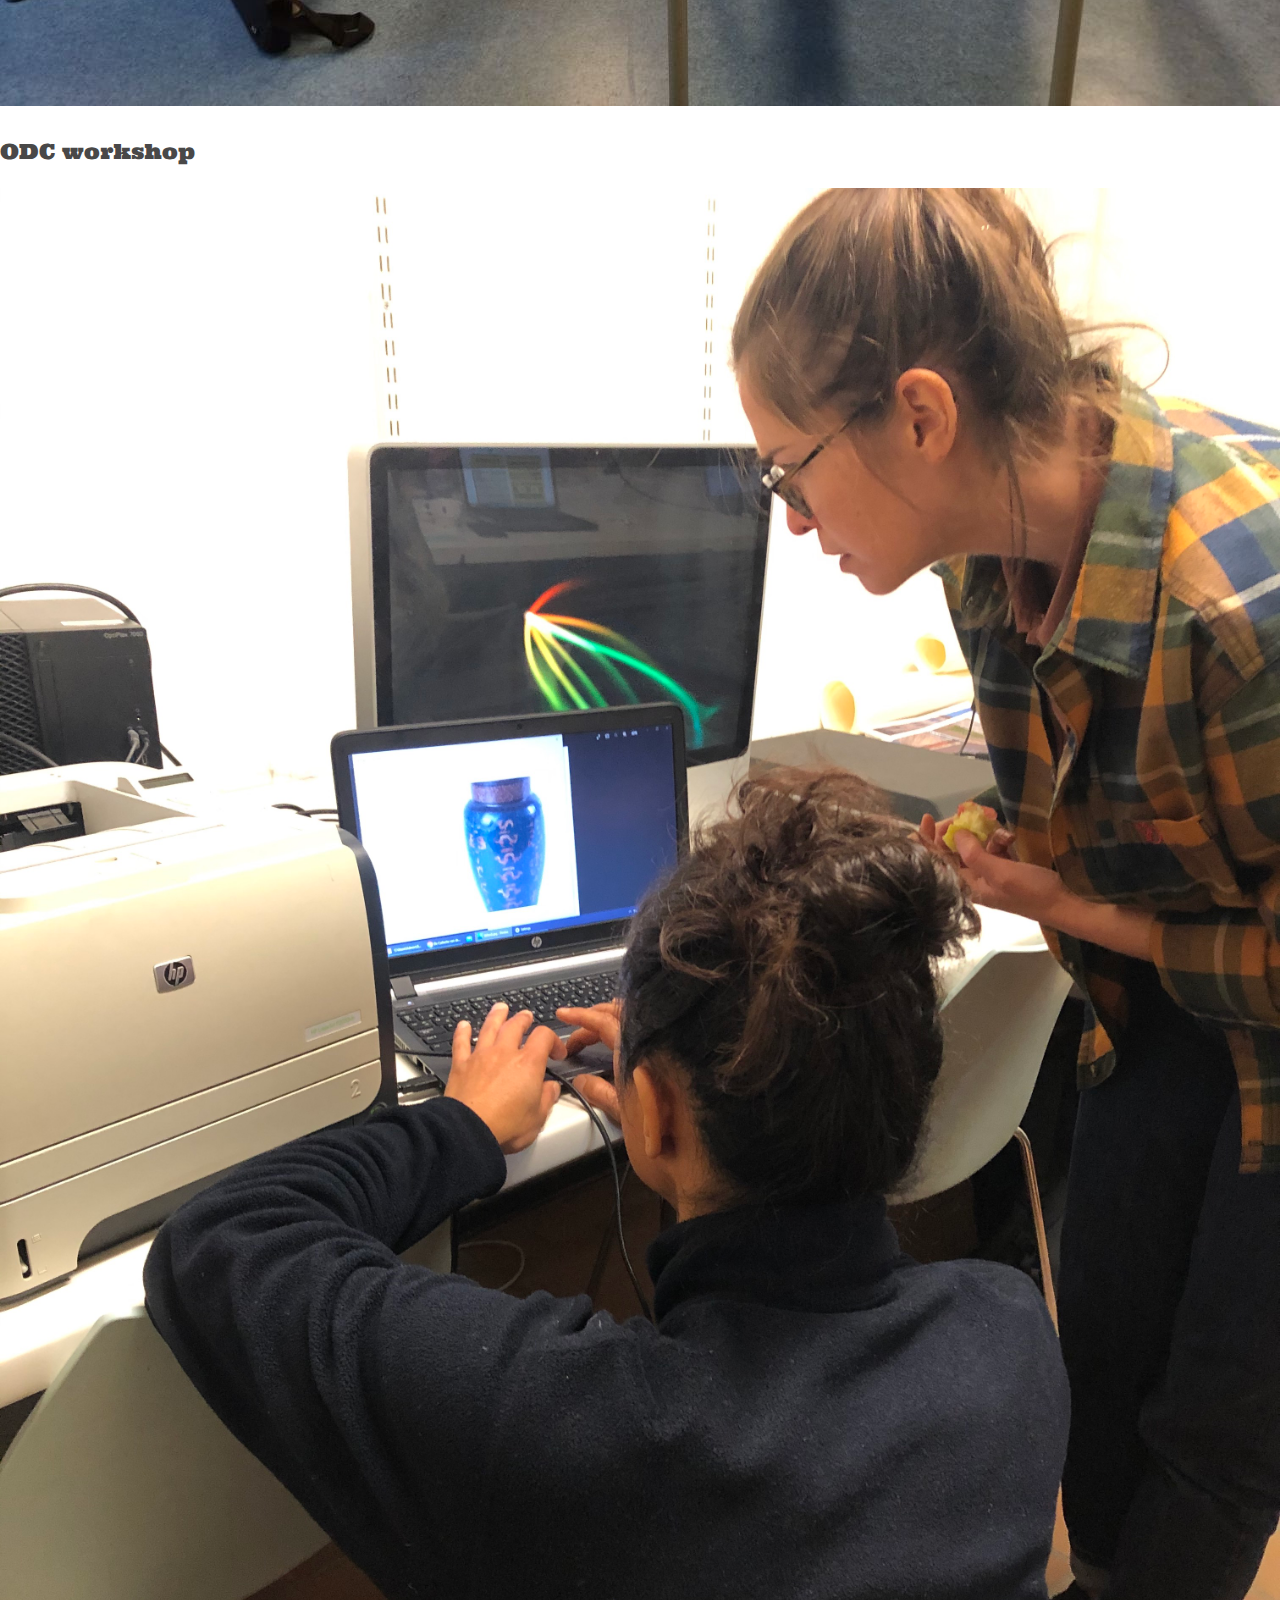
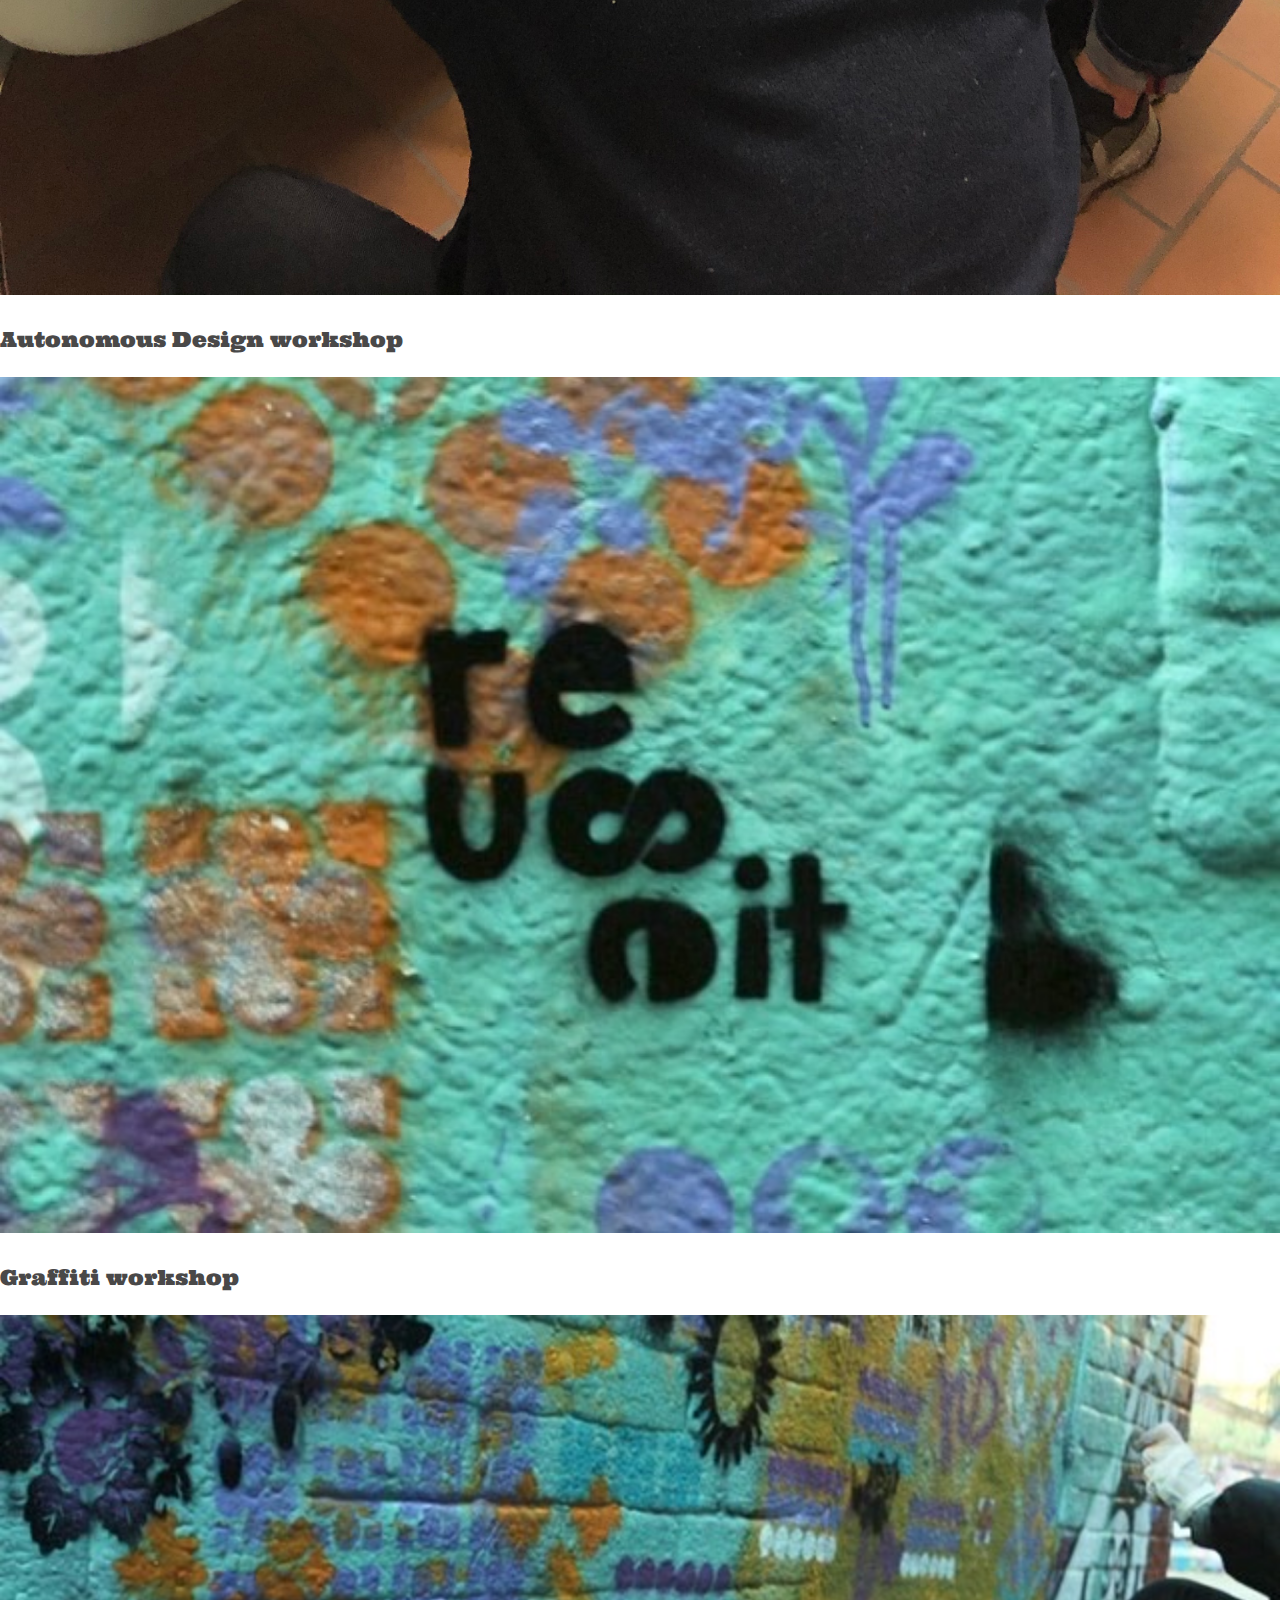
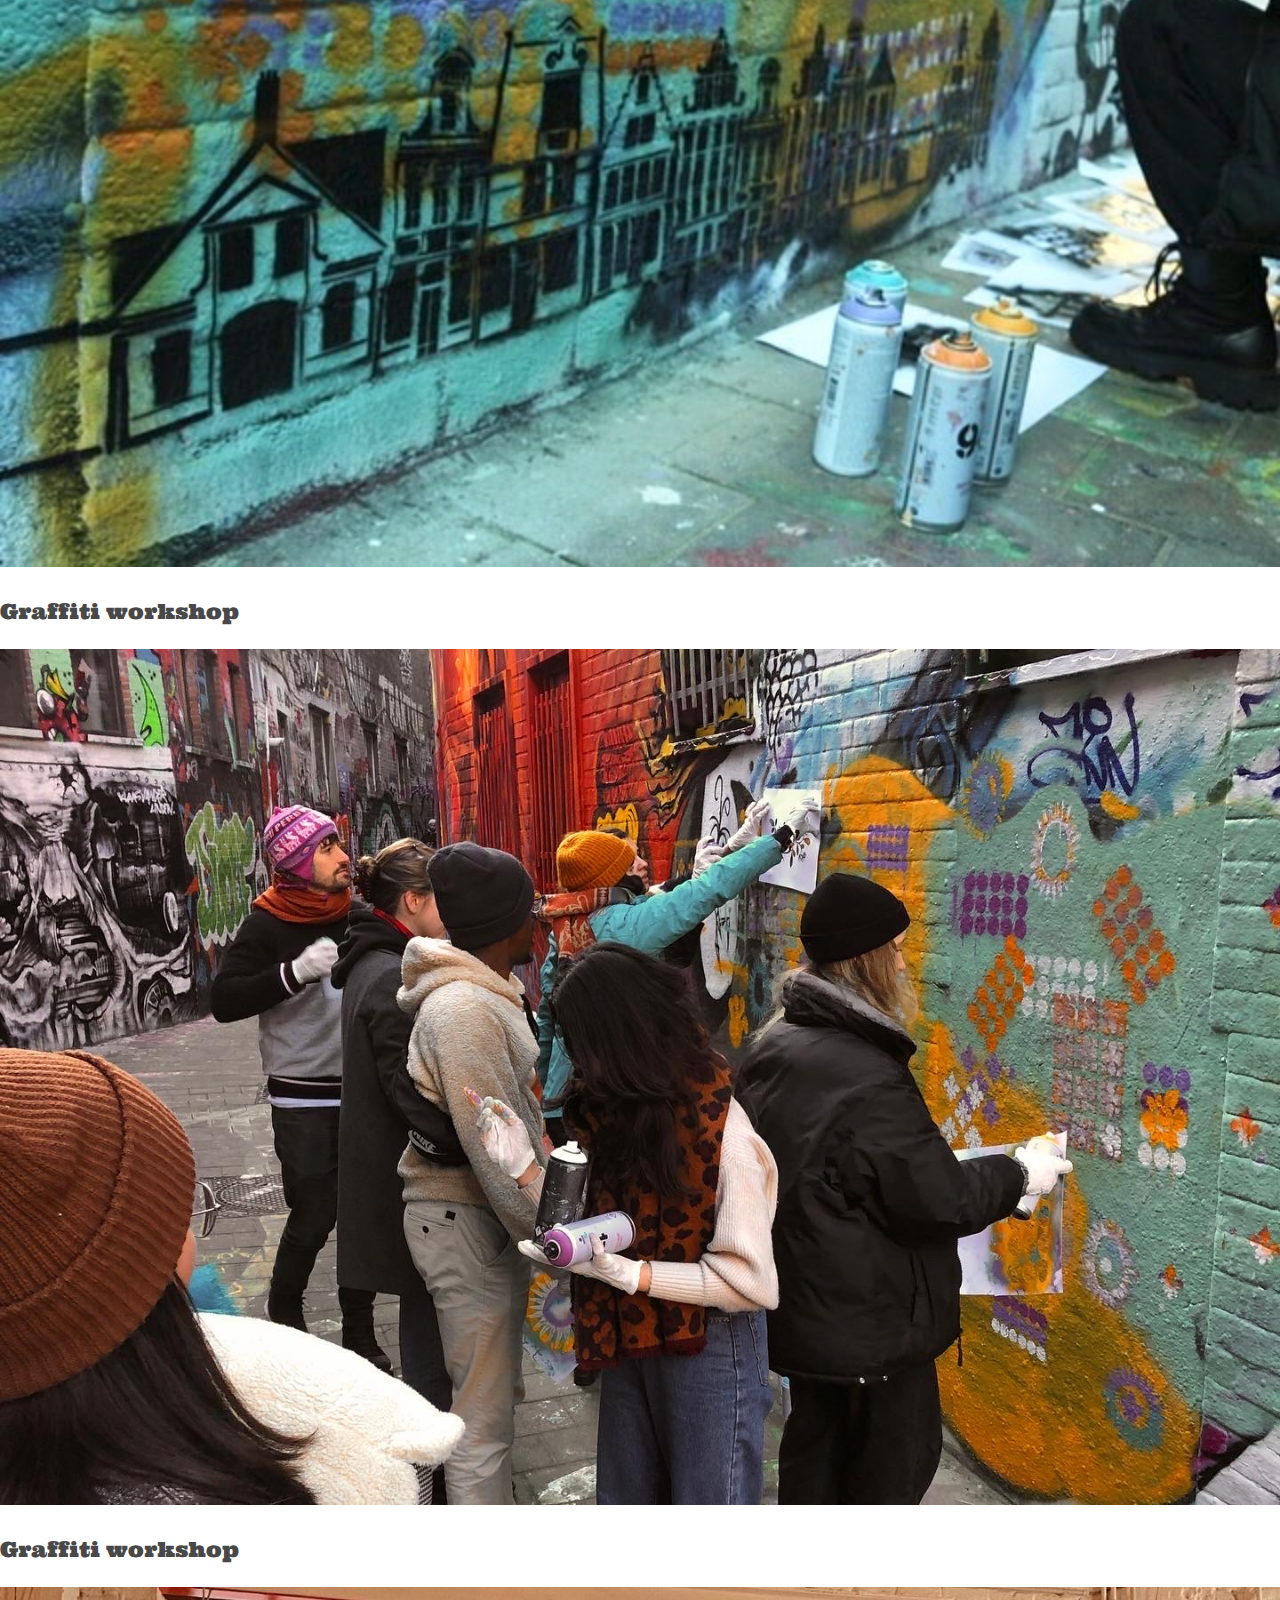
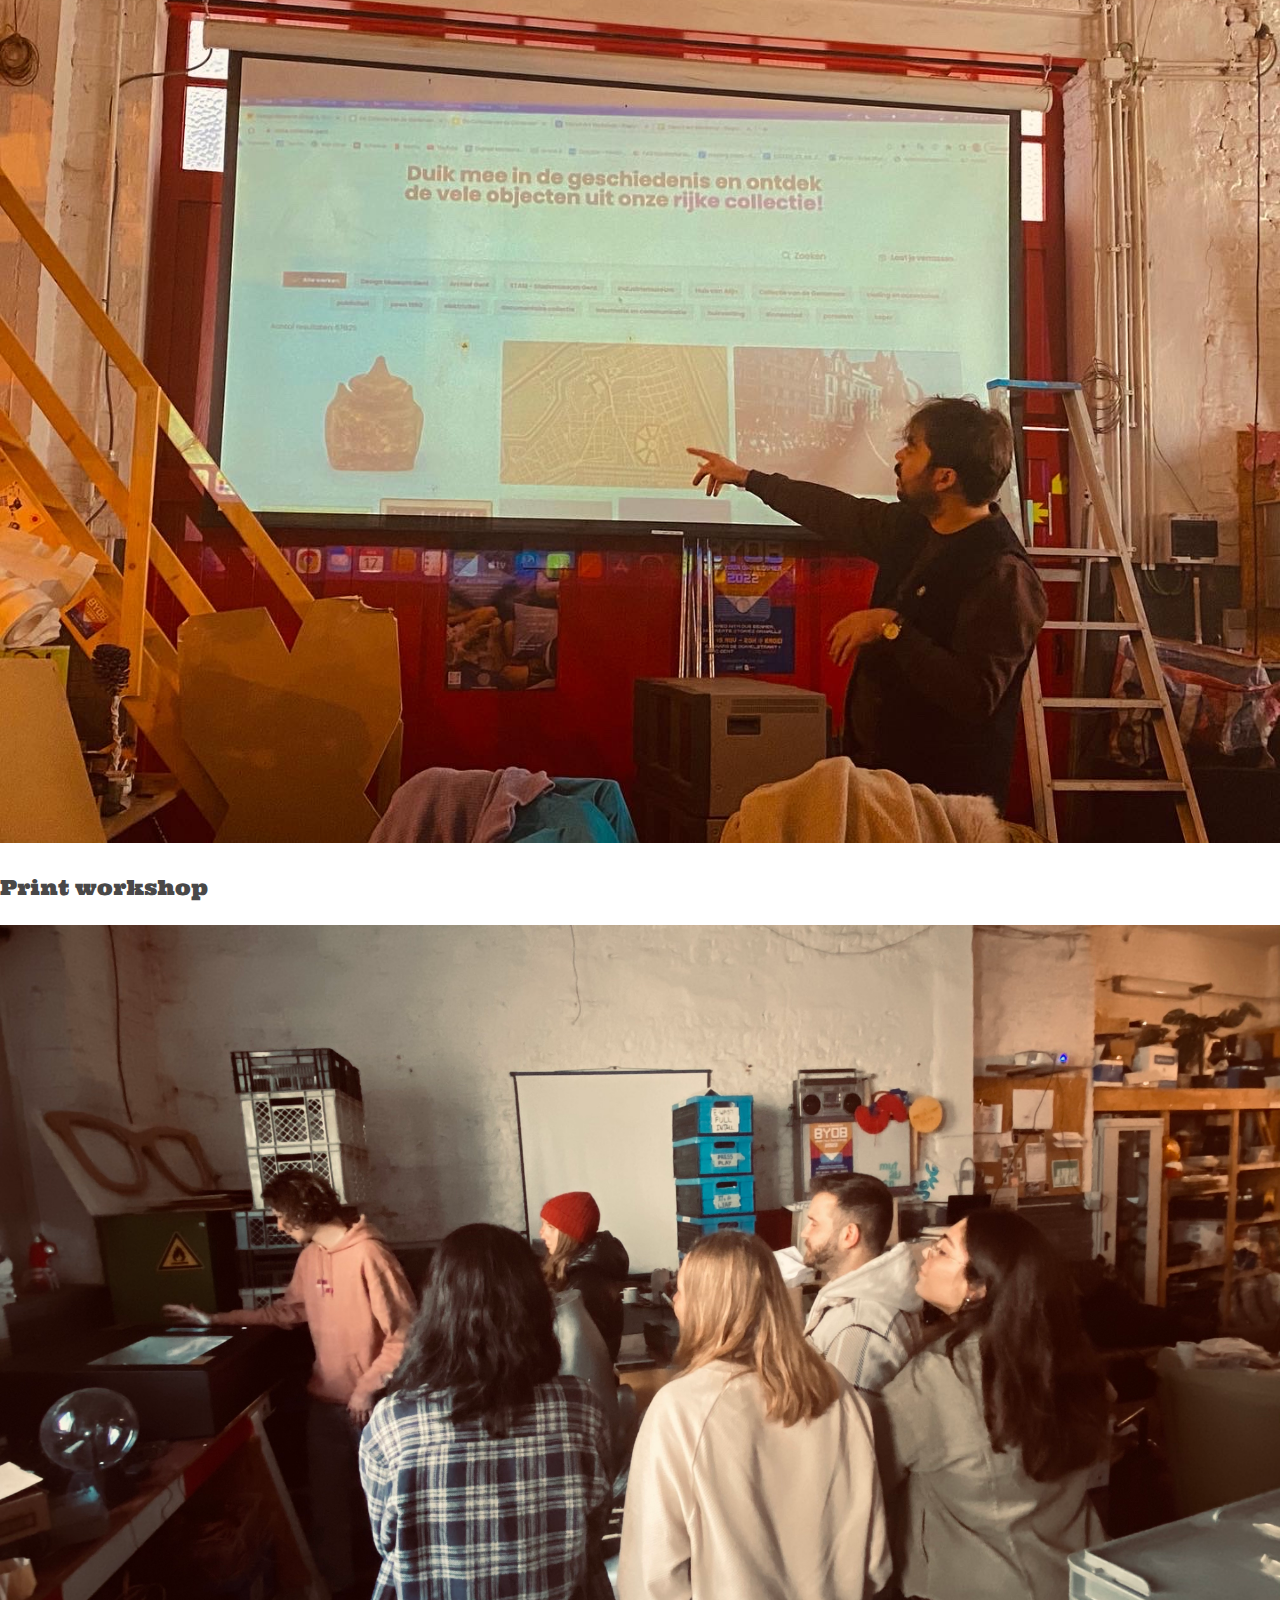
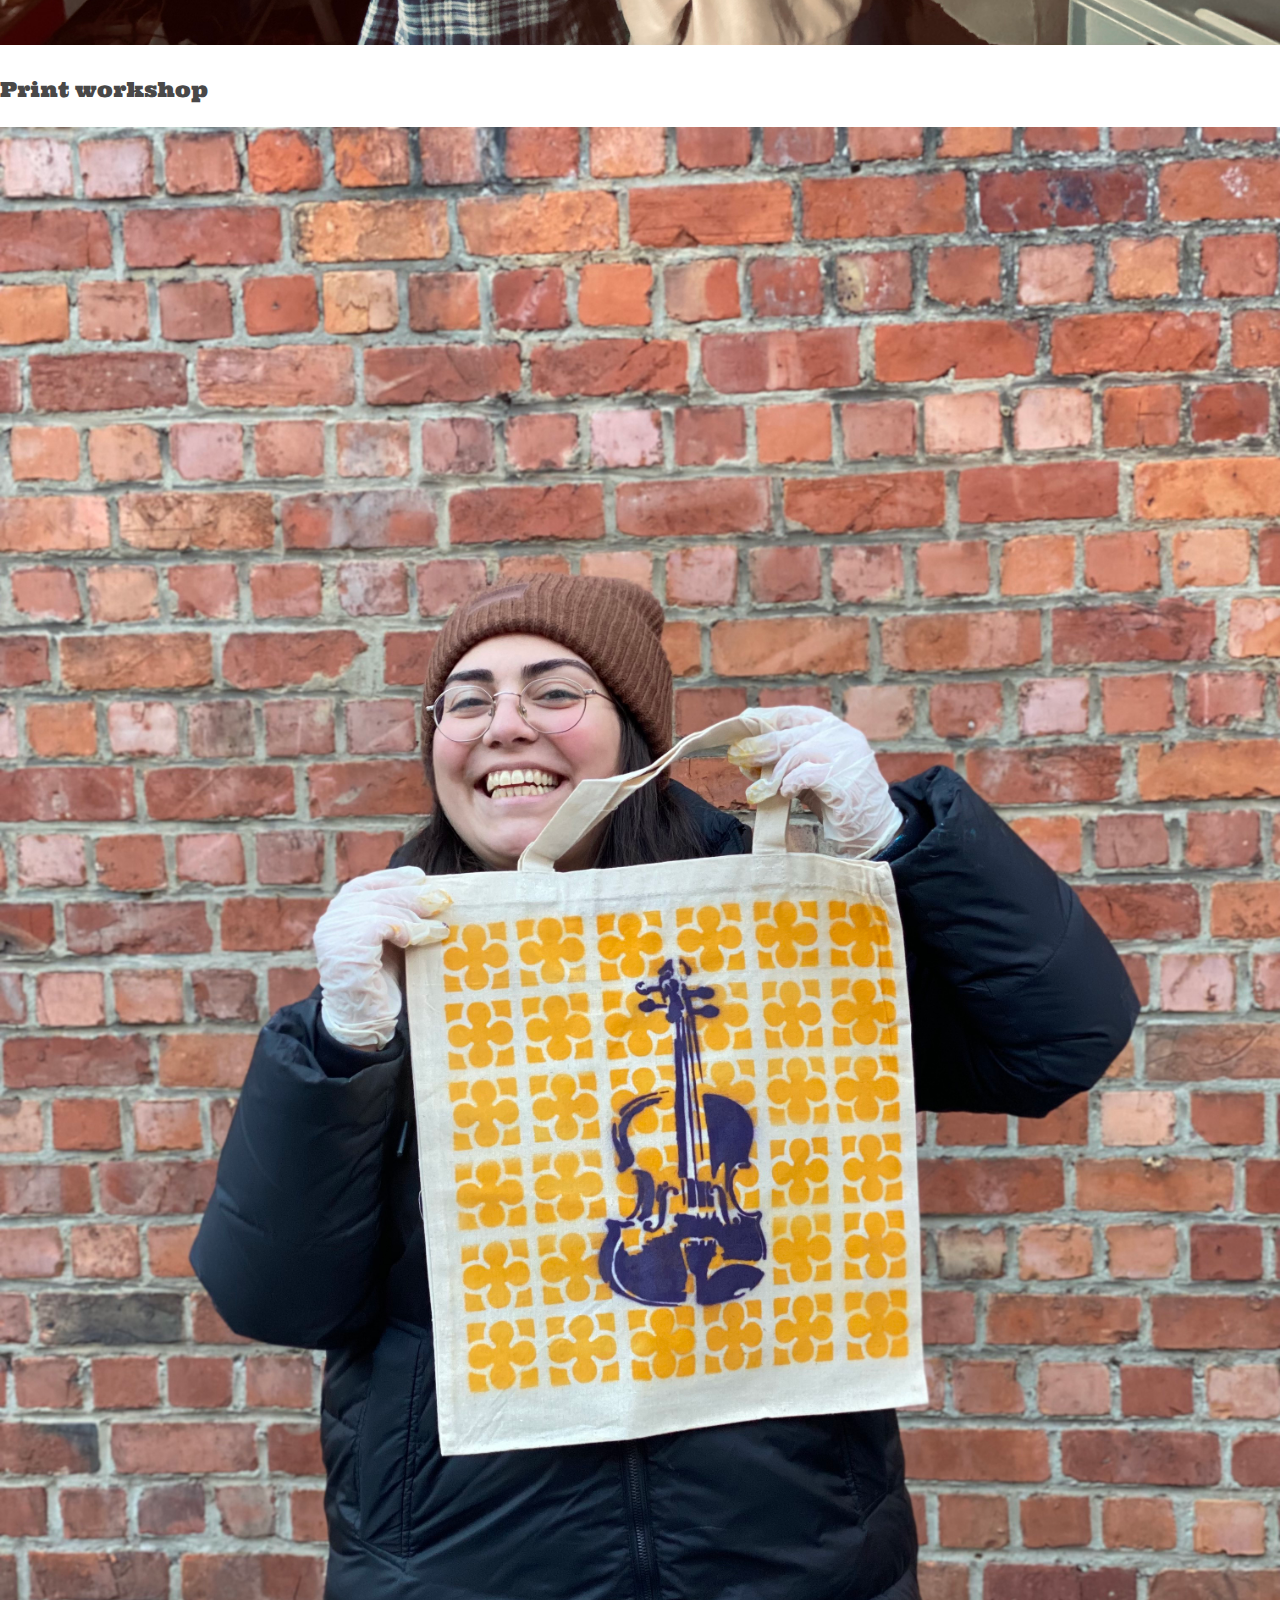
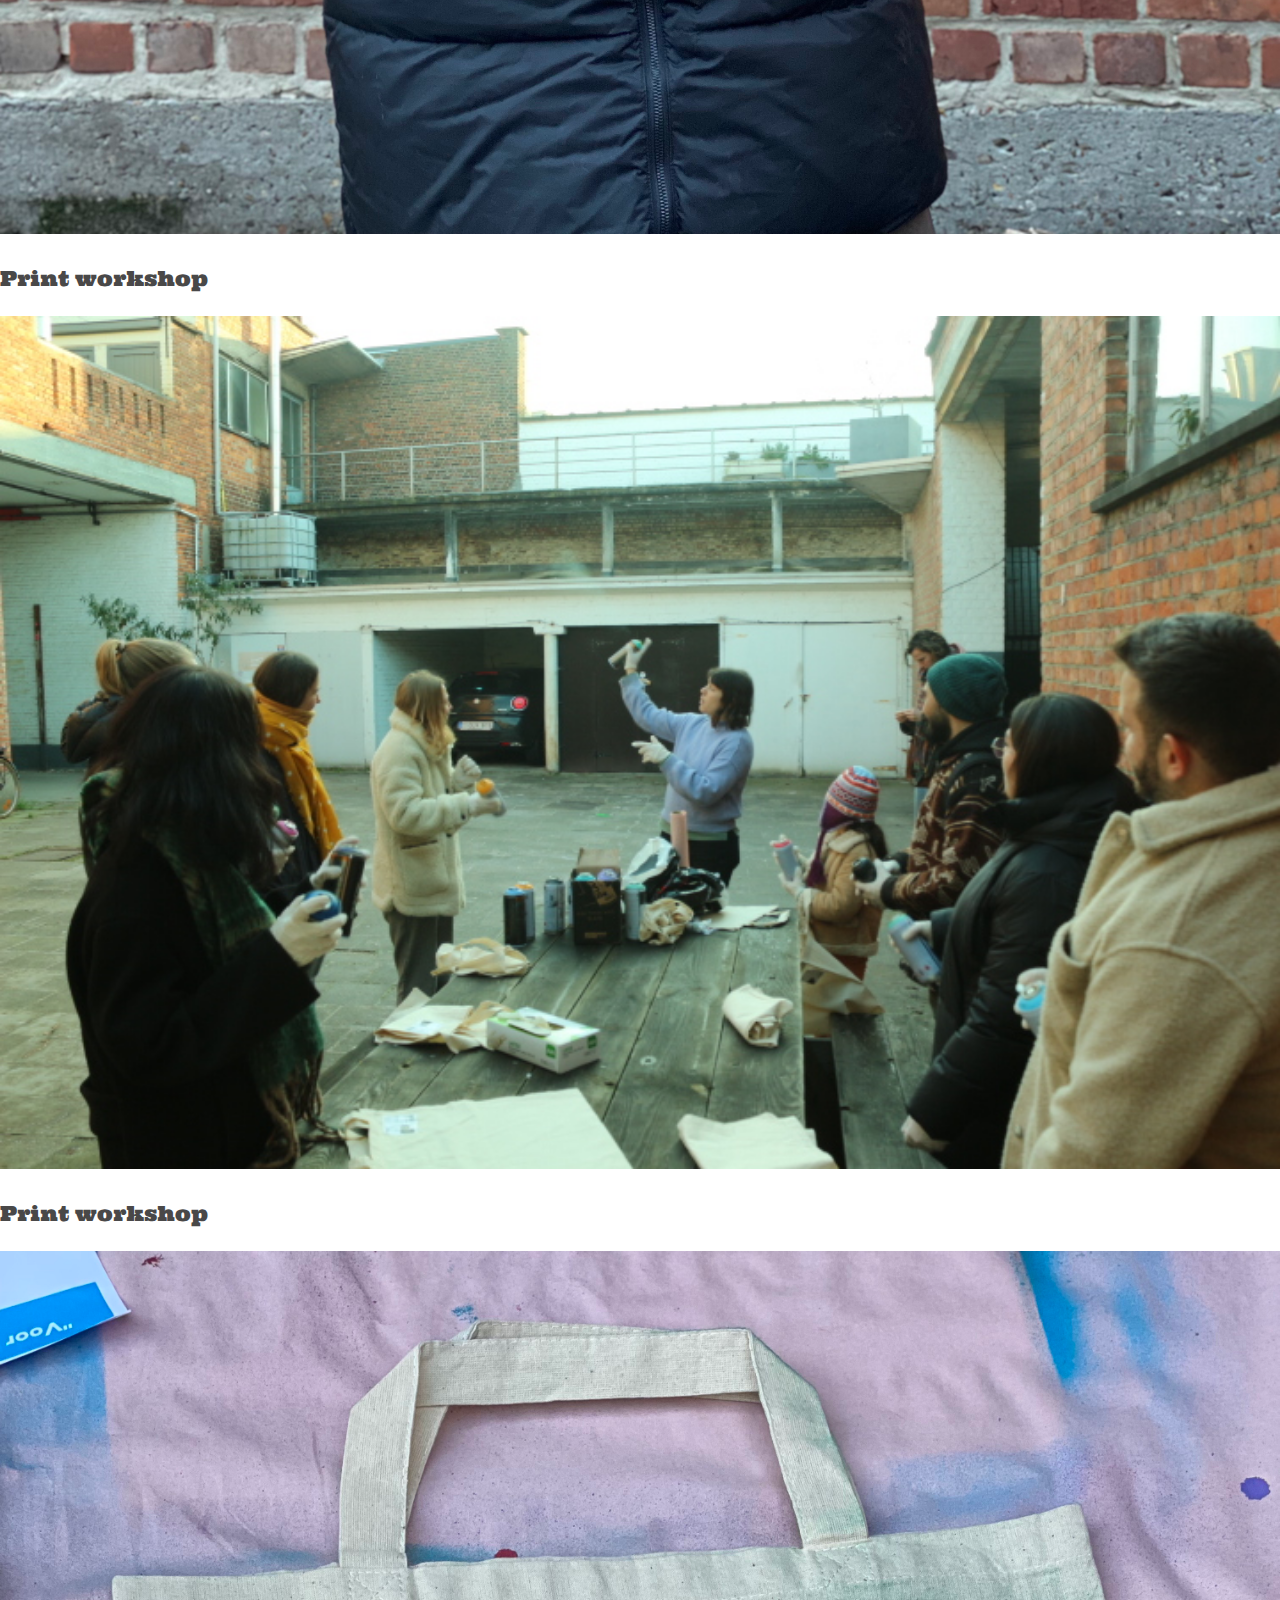
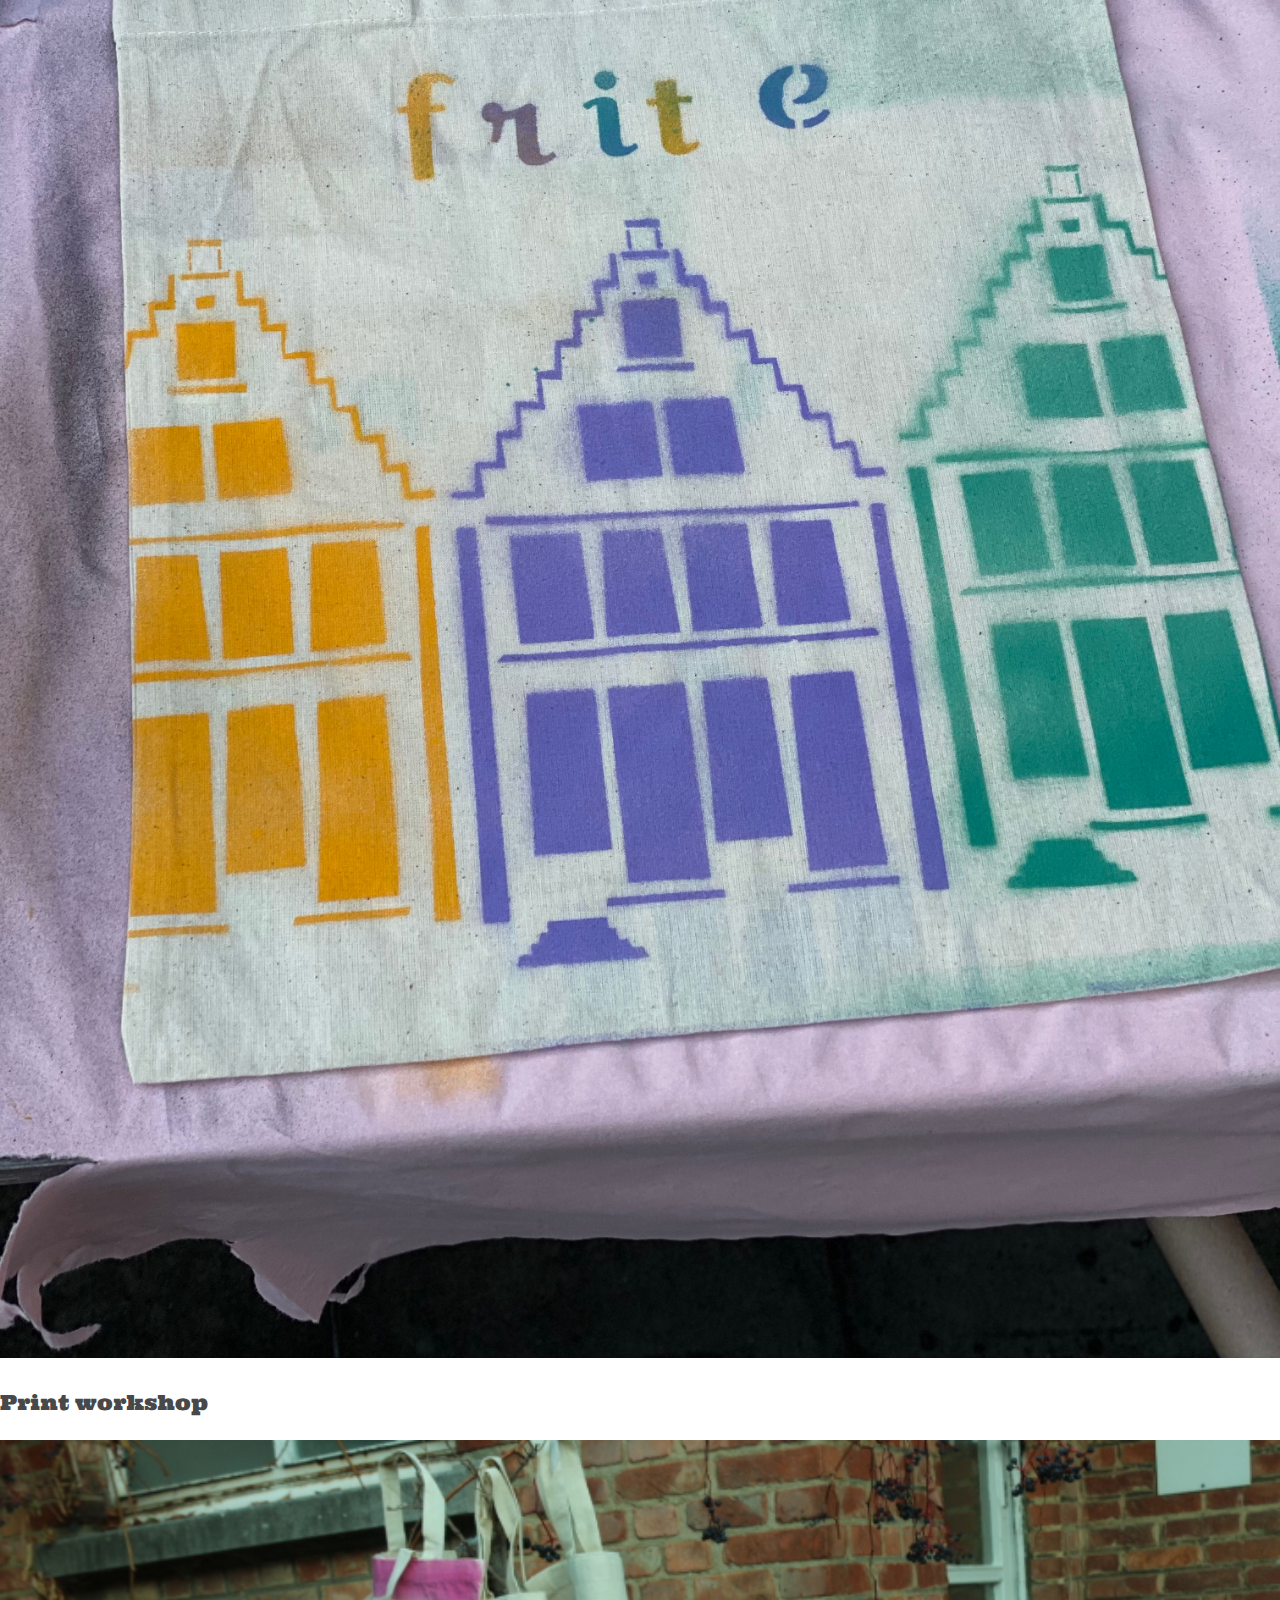
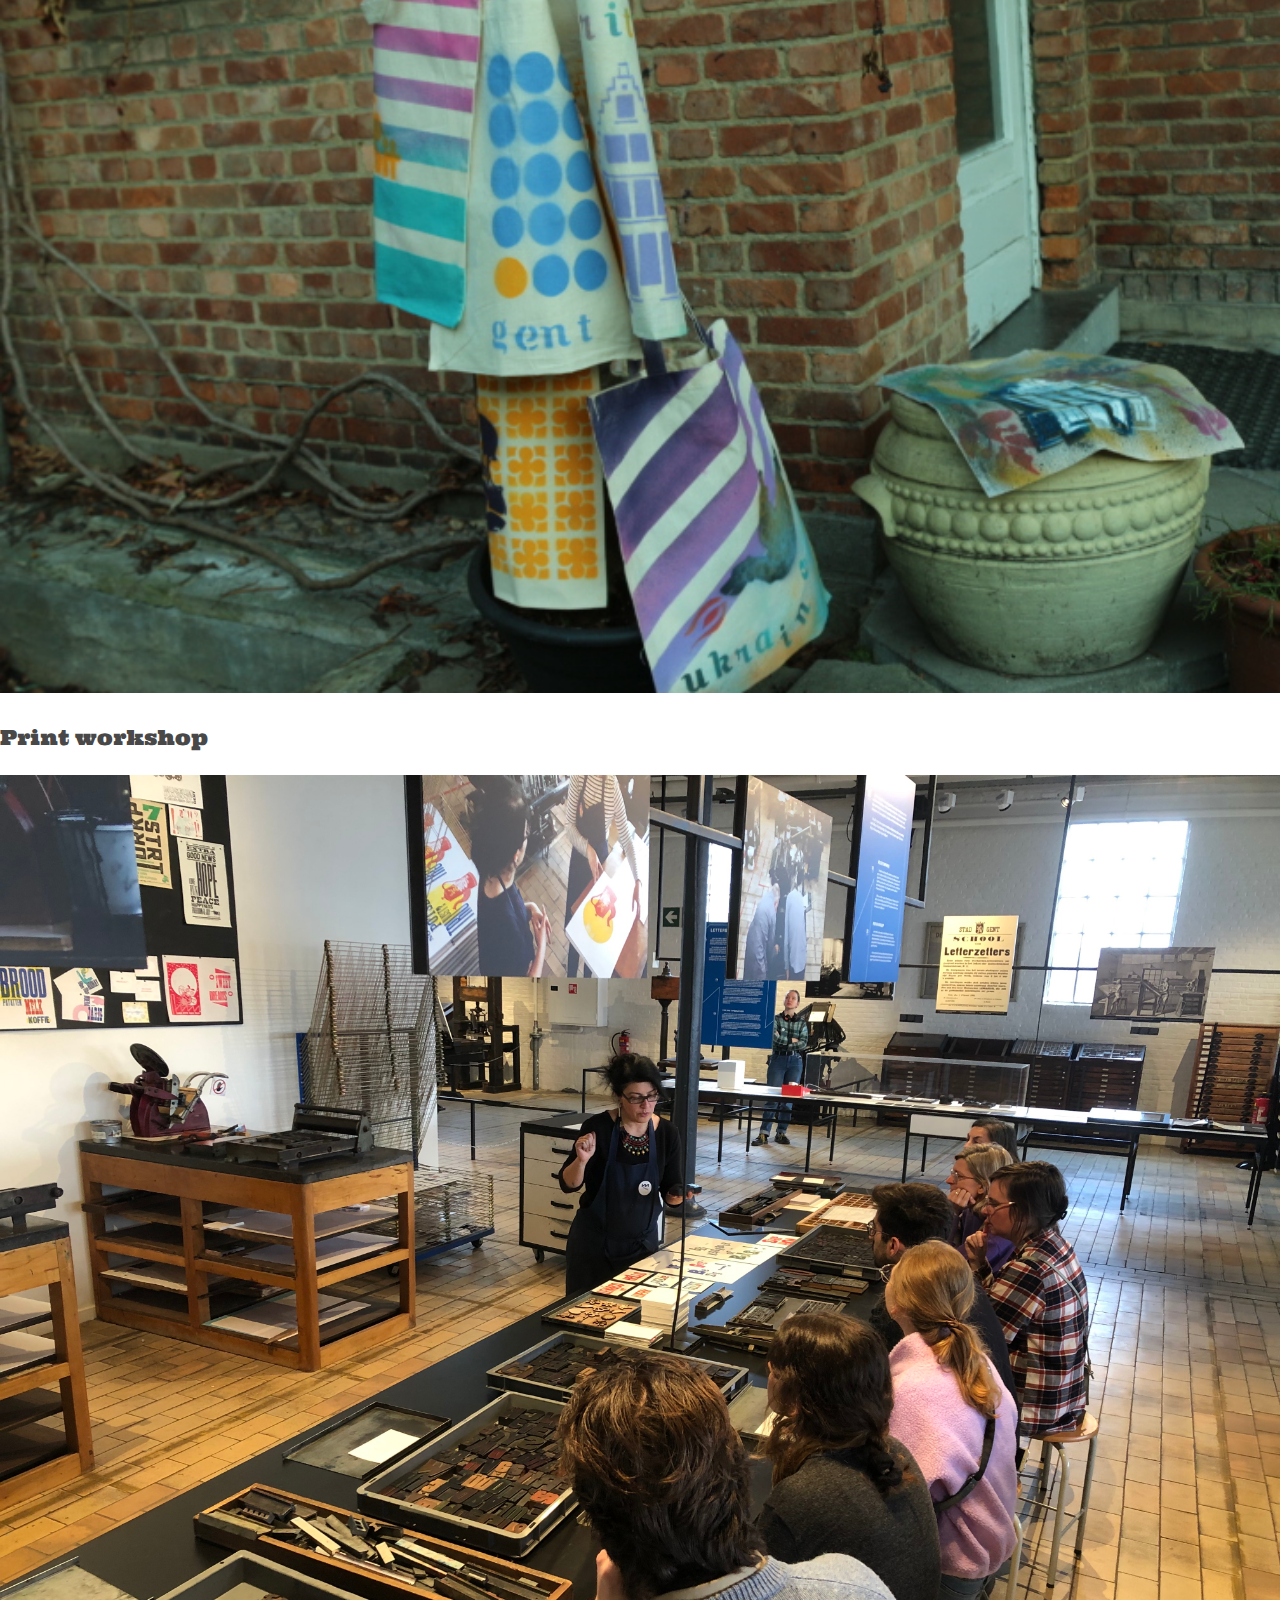
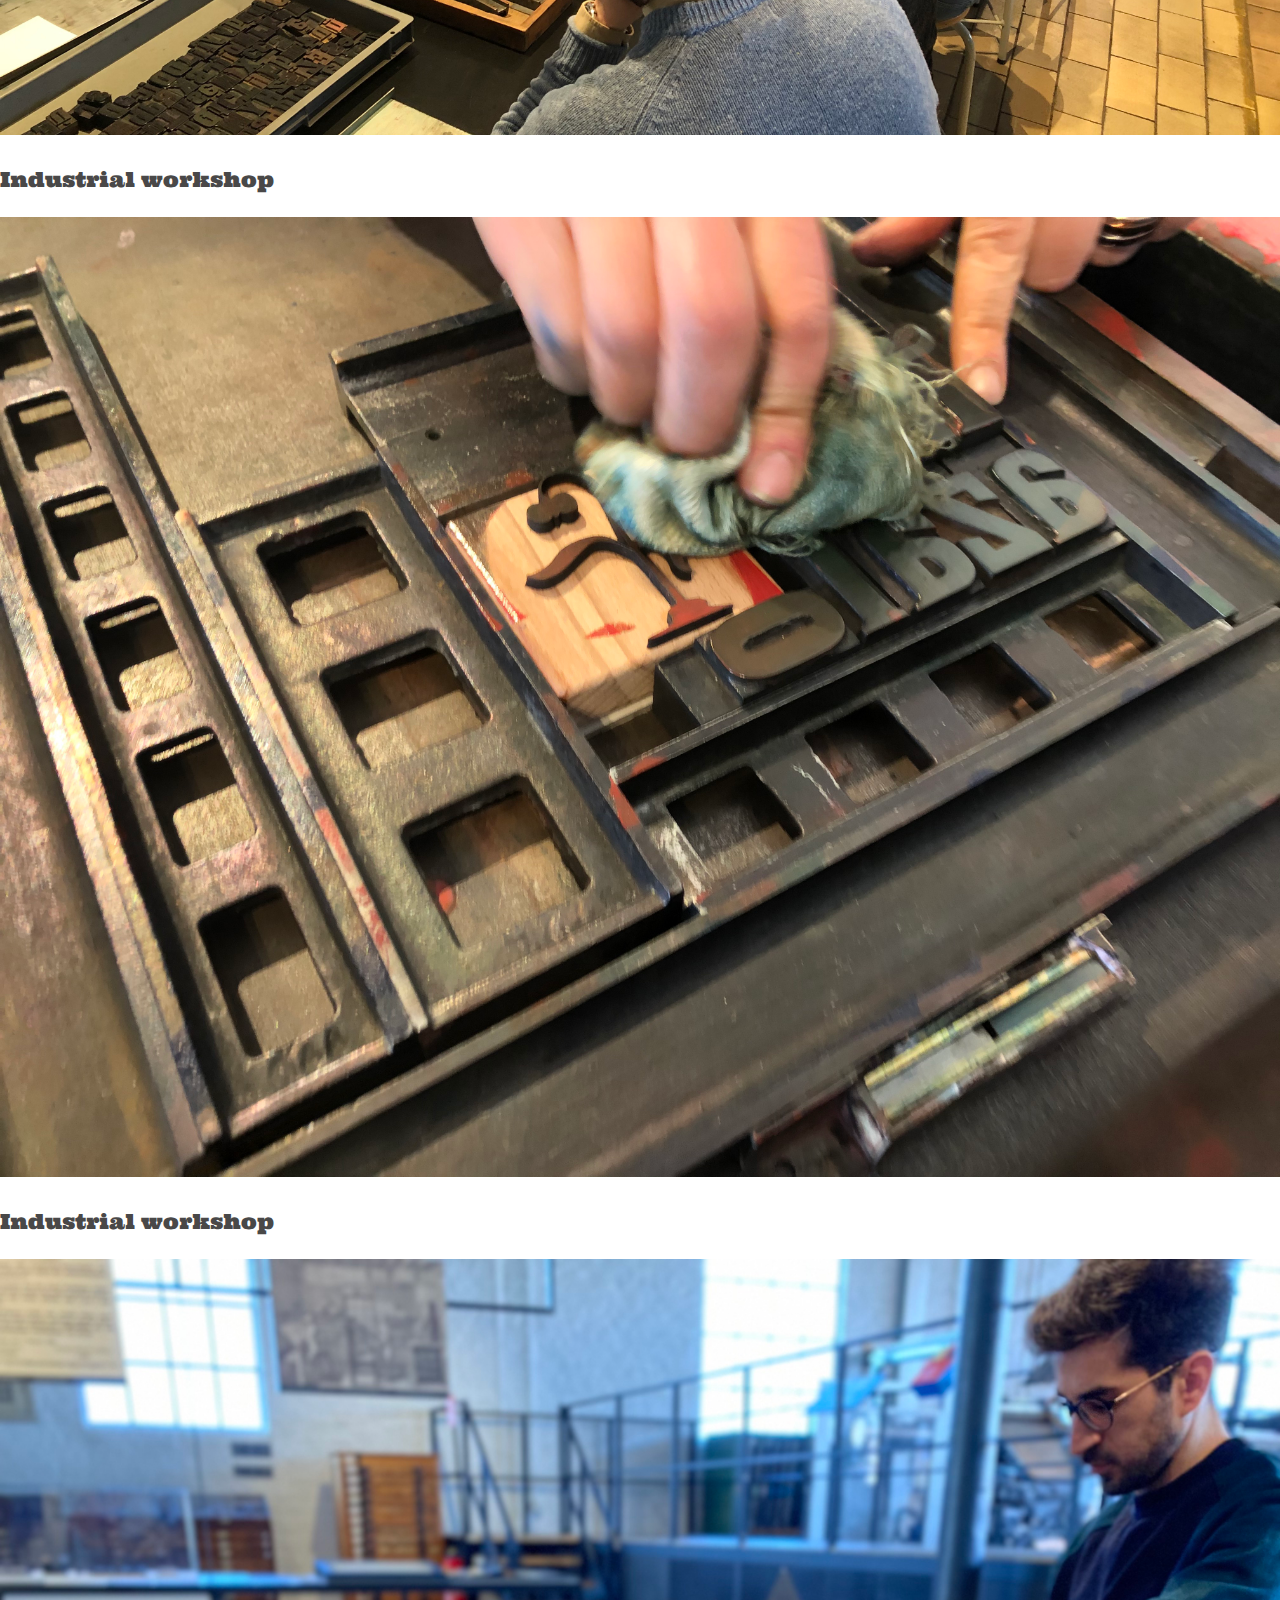
<file: workshop.html>
<!DOCTYPE html>
<html lang="en">
<head>
    <meta charset="UTF-8">
    <meta http-equiv="X-UA-Compatible" content="IE=edge">
    <meta name="viewport" content="width=device-width, initial-scale=1.0">
    <link href="https://cdn.jsdelivr.net/npm/bootstrap@5.0.2/dist/css/bootstrap.min.css" rel="stylesheet" integrity="sha384-EVSTQN3/azprG1Anm3QDgpJLIm9Nao0Yz1ztcQTwFspd3yD65VohhpuuCOmLASjC" crossorigin="anonymous">
    <link rel="stylesheet" href="./assets/style/style.css">
    <link href="https://fonts.googleapis.com/css2?family=Ultra&display=swap" rel="stylesheet"> 
    <script src="./assets/script/script.js" defer></script>
    <script src="https://cdn.jsdelivr.net/npm/bootstrap@5.0.2/dist/js/bootstrap.bundle.min.js" integrity="sha384-MrcW6ZMFYlzcLA8Nl+NtUVF0sA7MsXsP1UyJoMp4YLEuNSfAP+JcXn/tWtIaxVXM" crossorigin="anonymous" defer></script>
    <title>reuse-it</title>
</head>
<body>
    <header>
        <div class="container-md header-container">
            <div class="logo-container">
                <a href="index.html">
                    <img id="reuseit-logo" src="./assets/img/reuse_it_logo.png" alt="reuse-it logo">
                </a>
            </div>
            <nav>
                <a href="archive.html">archive</a>
                <!-- <a href="gallery.html">gallery</a> -->
                <a href="workshop.html">workshop</a>
                <a href="about.html">about</a>
            </nav>
        </div> 
    </header>
    <section class="container-intro-txt">
        <div class="container-lg mb-4 intro-txt">
            <p>
                Since the start of Re-use it in the summer of 2022, we have meticulously an array of workshops that explore diverse artistic disciplines. From digital design to graffiti, stencil art to letterpress, 
                and textile art to name a few, each workshop was orchestrated to adhere to the project's scope.  
            </p>
            <p>
                Through these workshops, our intention was to introduce the concept of Re-use it and Collectie van de Gentenaar, offering a unique opportunity for individuals to connect with and explore Ghent's cultural heritage. Moreover, these workshops aimed to bring the idea of the project to life by enabling participants 
                to explore their artistic talents and enrich their experience.
            </p>
            <p>
                More than 50 participants attended these  workshops in total. Each workshop was hosted by an artist working in that field, who imparted their experience to the attendees. Using designs that Ersel Musmul had interpreted from the Collectie van de Gentenaar archive, the participants were asked to create new designs by applying methods and techniques they had learned in that workshop. 
                The participants produced  impressive works of art, showcasing their creativity and talent.
            </p>
                
        </div>
    </section>

    <section>
        <div class="container">
            <div class="row main-workshop-container">
                <img class="loading-img" src="./assets/img/loading.svg" alt="loading icon">
            </div>
        </div>
        <img id="topButton" src="./assets/img/scrollUp.svg" alt="top button">
    </section>

    <section class="container logos-container">
        <div class="row justify-content-center">
            <div class="col-sm-4 col-lg-2">
                <img class="logos" src="./assets/img/Logo_s_Cocreatiefonds_Cogent/18_LOGO_GENT_CORPORATE_CYAAN_300DPIkopiekopie.jpg" alt="">
            </div>
            <div class="col-sm-4 col-lg-2">
                <img class="logos" src="./assets/img/Logo_s_Cocreatiefonds_Cogent/flag_yellow_high.jpg" alt="">
            </div>
            <div class="col-sm-4 col-lg-2">
                <img class="logos" src="./assets/img/Logo_s_Cocreatiefonds_Cogent/Kopie van district09-logo-rgb-kleur@2x-metrand.png" alt="">
            </div>
            <div class="col-sm-4 col-lg-2">
                <img class="logos" src="./assets/img/Logo_s_Cocreatiefonds_Cogent/Kopie van Logo_CollectievandeGentenaar.jpg" alt="">
            </div>
            <div class="col-sm-4 col-lg-2">
                <img class="logos" src="./assets/img/Logo_s_Cocreatiefonds_Cogent/UIA logo.jpg" alt="">
            </div>
        </div>
    </section>
    
    <footer>
        <div class="container-md footer-items">
            <div class="social-media">
                <img src="./assets/img/cc-by.svg" alt="cc by rights">
            </div>
            <div class="social-media">
                <a href="https://www.instagram.com/reuseit.gent/" target="_blank">
                    <img src="./assets/img/instagram-icon.svg" alt="instagram logo">
                </a>
                <!-- <img src="/assets/img/facebook-icon.svg" alt="facebook logo"> -->
            </div>
        </div>
        <div class="container-md mt-5  pb-2 website-by">
            <p>website crafted with </p>
            <img src="./assets/img/corazon.svg" alt="heart icon">
            <p>by Amalia</p>
        </div>
    </footer>
</body>
</html>
</file>
<file: assets/style/style.css>
@import url('https://fonts.googleapis.com/css2?family=Stint+Ultra+Expanded&display=swap');

body, html, div, img {
    margin: 0;
    padding: 0;
    border: 0;
    font-size: 100%;
    font: inherit;
    vertical-align: baseline;    
    box-sizing: border-box;
}

body {
    font-family: 'Ultra', serif;
    font-size: 21px;
    line-height: 1.5;

    background-color: #fff;
    color: #494848;

}

/* Global */

h1, h2{
    font-size: 28px;
}

a{
    text-decoration: none;
    color: #4FA0AB;
    padding-right: 20px;
    transition: color 0.3s;
    font-size: 28px;
}

li{
    list-style: none;
}

a:hover{
    color:#F4737E;
}

.intro-txt{
    text-align: justify;
}

.intro-txt h1{
    color: #F4737E;
}

/* homepage style */

header{
    display: flex;
    justify-content: right;
    height: 120px;
    background-color: #FBE949;
}

.header-container{
    display: flex;
    justify-content: space-between;
}

.logo-container{
    align-self: flex-start;
}


nav{
    display: flex;
    justify-content: flex-end;
    align-self: center;
}

.pictogram-section{
    margin-top: 5%;
}

.pictogram-container{
    display: flex;
}

.pictogram-text{
    display: flex;
    flex-direction: column;
    justify-content: space-evenly;
}



.pictogram_text_s{
    margin: 30% 0 40% 10%;
    
}

.pictogram{
    margin-top: 5%; 
}

.pictogram_text_xl{
    margin: 50% 0 0 10%;
    
}

.collections_text{
    margin-top: 40px;
    padding: 0 15%;
} 

/* section logos container */
.logos-container{
    margin-top: 60px;
    margin-bottom: 40px;
    text-align: center;
}

.logos{
    width: 50%;
} 

/* Footer */

footer{
    background-color: #FBE949;
}

.footer-items{
    display: flex;
    justify-content: space-between;
    flex-wrap: wrap;
}

.social-media{
    margin-top: 2%;
}

.copy-rights{
    margin-top: 2%;
}

.website-by{
    display: flex;
    justify-content: center;
    font-size: 12px;
    gap: 1em;
}

.website-by img{
    width: 30px;
}


/* ARCHIVE */

section.container-intro-txt{
    margin-top: 12%;
}

.loading-img{
    width: 400px;
}

.archive-link{
    font-size: 16px;
}

.reuseitObject-image{
    width: 100%;
} 

.reuseitObject-container{
    margin: 15px 0;
}

#topButton{
    display: none; 
    width: 50px;
    height: auto;
    position: fixed;
    bottom: 87px;
    right: 70px;
    cursor: pointer;

}

/* GALLERY */

/* WORKSHOP */


/* Media Query */

@media screen and (max-width: 800px){

    body{
        font-size: 16px;
    }

    h1, h2 {
        font-size: 18px;
    }

    a {
        font-size: 18px;
    }


    header{
        background: none;
        border: solid 5px #FBE949;
        height: auto;
    }

    #reuseit-logo{
        width: 50%;
    }

    .pictogram-container{
        text-align: center;
    }

    #pictogram-item{
        display: none;
    }

    .pictogram-text h1{
        margin: 20px 0 20px 0;
        color: #F4737E;
    }

    nav{
        flex-direction: column;
    }

    .logos{
        width: 25%;
    }

    #topButton {
        width: 30px;
        right: 18px;
    }

    .website-by{
        font-size: 9px;
    }

    .website-by img{
        width: 20px;
    }

}
</file>
